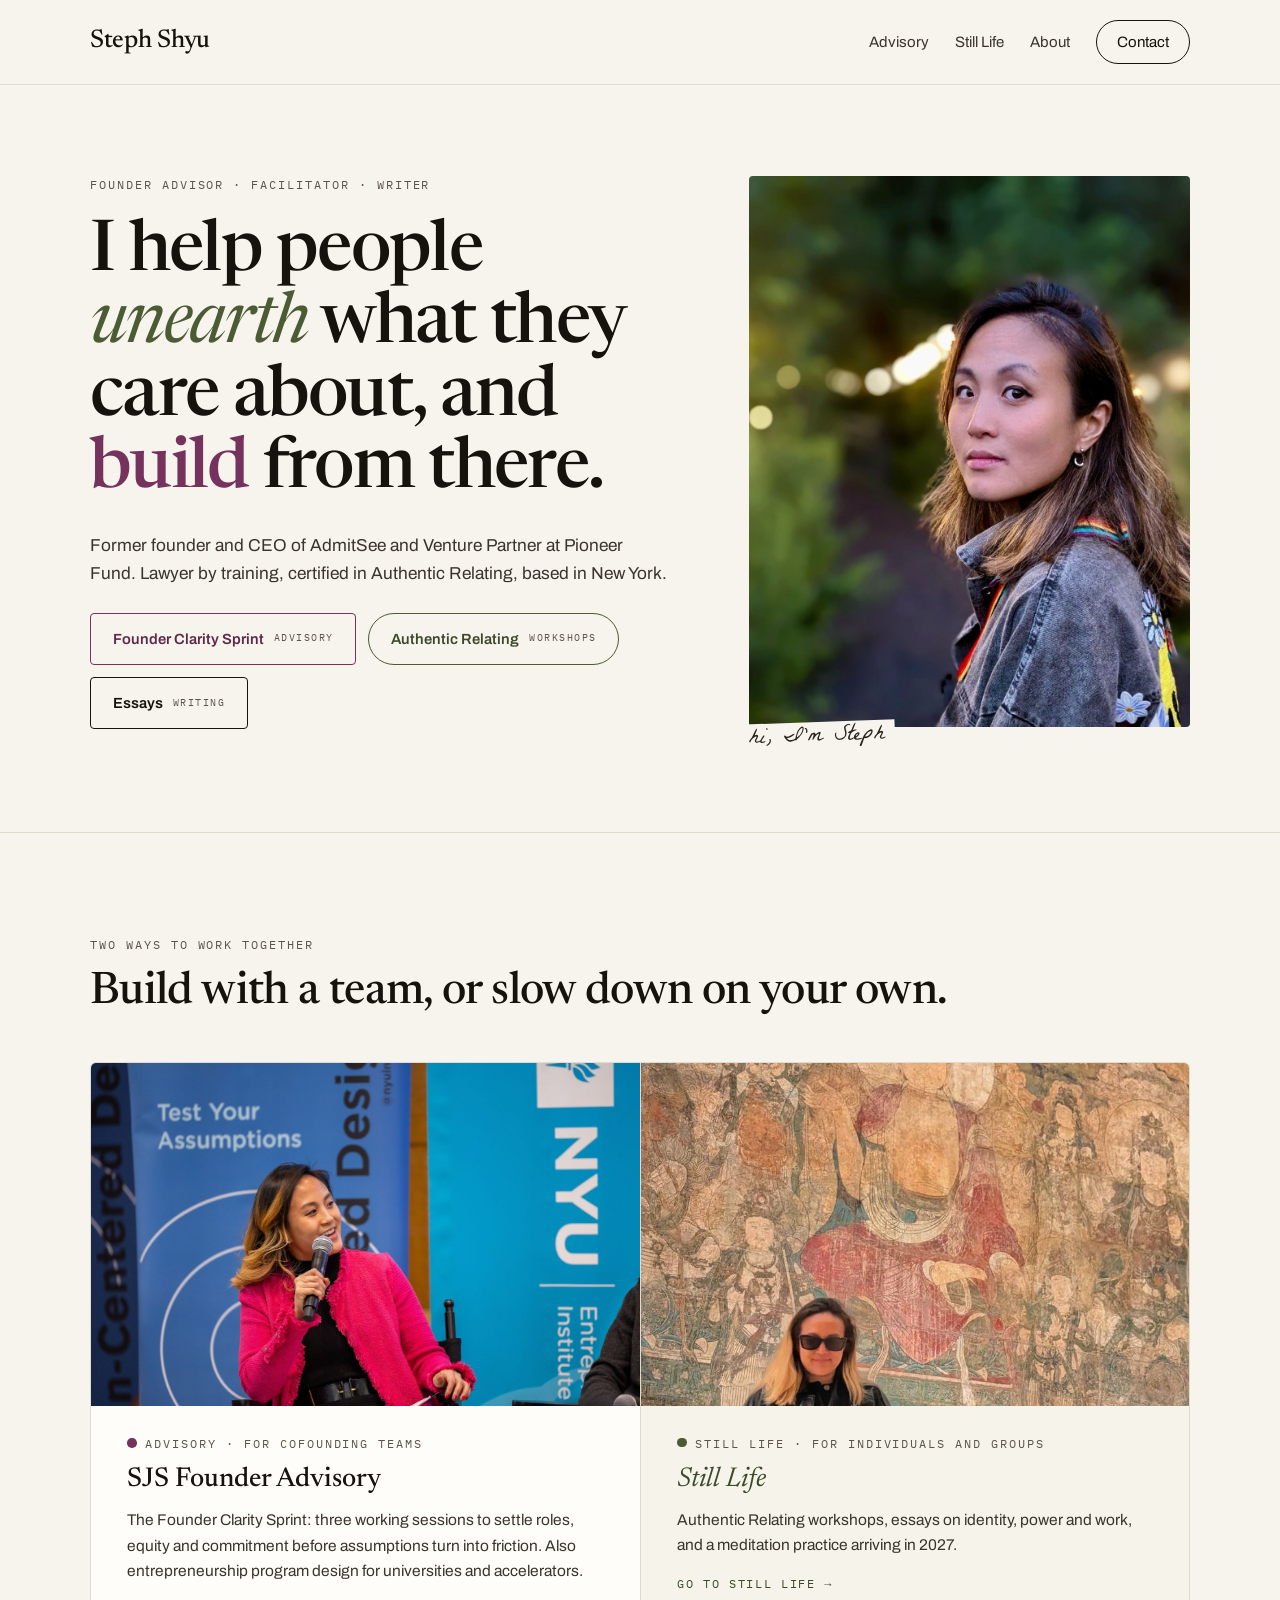
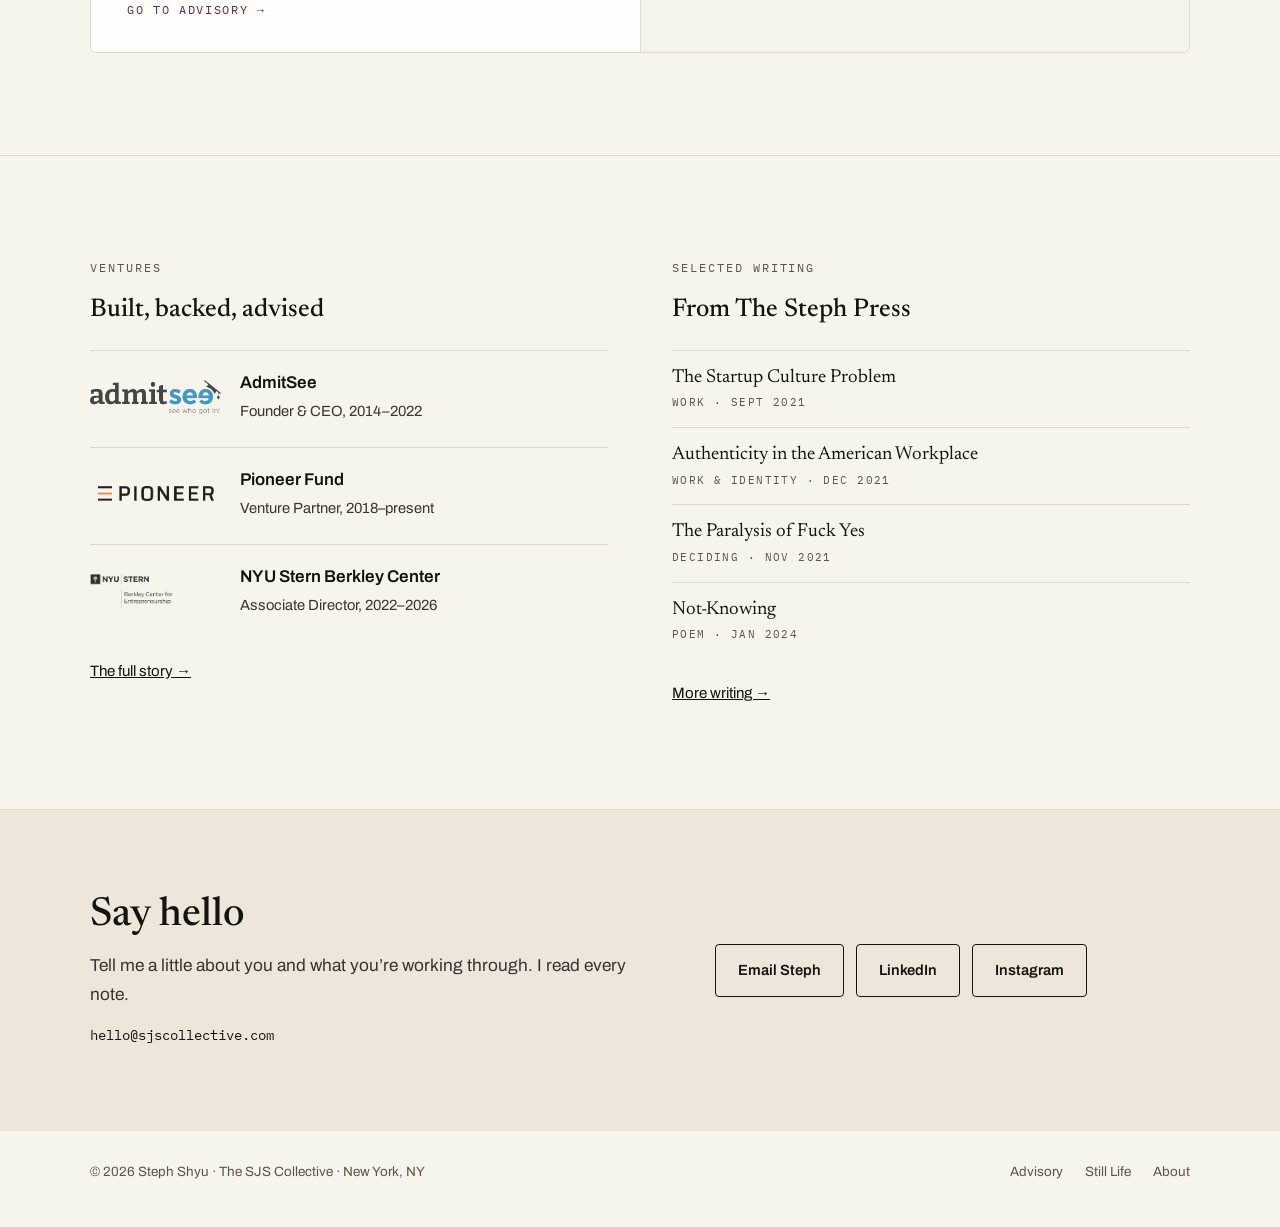
<file: index.html>
<!doctype html>
<html lang="en">
<head>
<meta charset="utf-8">
<meta name="viewport" content="width=device-width, initial-scale=1, viewport-fit=cover">
<title>Steph Shyu (Stephanie Shyu) | Founder advisor, facilitator, writer</title>
<meta name="description" content="Steph Shyu helps people unearth what they care about, and build from there. Founder advising for cofounding teams, Authentic Relating workshops, and writing.">
<link rel="canonical" href="https://applesandgrits.github.io/sjs-founder-advisory/">
<link rel="icon" href="favicon.svg" type="image/svg+xml">
<meta property="og:type" content="website">
<meta property="og:site_name" content="Steph Shyu">
<meta property="og:title" content="Steph Shyu">
<meta property="og:description" content="I help people unearth what they care about, and build from there.">
<meta property="og:url" content="https://applesandgrits.github.io/sjs-founder-advisory/">
<meta property="og:image" content="https://applesandgrits.github.io/sjs-founder-advisory/og-home.png">
<meta property="og:image:width" content="1200">
<meta property="og:image:height" content="630">
<meta name="twitter:card" content="summary_large_image">
<link rel="stylesheet" href="fonts.css">
<link rel="stylesheet" href="assets/site.css">
<script type="application/ld+json">
{"@context":"https://schema.org","@type":"Person","name":"Steph Shyu","alternateName":"Stephanie Shyu","url":"https://applesandgrits.github.io/sjs-founder-advisory/","image":"https://applesandgrits.github.io/sjs-founder-advisory/photos/steph-garden-evening.jpg","jobTitle":"Founder advisor, facilitator and writer","address":{"@type":"PostalAddress","addressLocality":"New York","addressRegion":"NY"},"sameAs":["https://www.linkedin.com/in/stephjshyu/","https://www.instagram.com/still.life.withsteph/","https://stephanieshyu.wordpress.com/","https://medium.com/@sjshyu"]}
</script>
</head>
<body class="t-hub">
<a class="skip" href="#main">Skip to content</a>

<header class="site-head">
  <div class="wrap">
    <a class="wordmark" href="./">Steph Shyu</a>
    <nav class="nav" aria-label="Main">
      <a href="advisory/">Advisory</a>
      <a href="still-life/">Still Life</a>
      <a href="about/">About</a>
      <a class="pill" href="#contact">Contact</a>
    </nav>
  </div>
</header>

<main id="main">

  <section class="hero">
    <div class="wrap">
      <div class="copy">
        <span class="label">Founder advisor &middot; Facilitator &middot; Writer</span>
        <h1>I help people <span class="u">unearth</span> what they care about, and <span class="b">build</span> from there.</h1>
        <p class="lede">Former founder and CEO of AdmitSee and Venture Partner at Pioneer Fund. Lawyer by training, certified in Authentic Relating, based in New York.</p>
        <div class="btns">
          <a class="btn plum" href="advisory/">Founder Clarity Sprint <small>Advisory</small></a>
          <a class="btn moss" href="still-life/#relating">Authentic Relating <small>Workshops</small></a>
          <a class="btn ink" href="still-life/#writing">Essays <small>Writing</small></a>
        </div>
      </div>
      <figure>
        <img src="photos/steph-garden-evening.jpg" width="1800" height="1355" alt="Steph Shyu at dusk on a garden path under string lights, looking over her shoulder." style="object-position:66% 40%" fetchpriority="high">
        <figcaption class="hand">hi, I&rsquo;m Steph</figcaption>
      </figure>
    </div>
  </section>

  <section class="sec" aria-labelledby="ways">
    <div class="wrap">
      <div class="sec-head">
        <span class="label">Two ways to work together</span>
        <h2 id="ways">Build with a team, or slow down on your own.</h2>
      </div>
      <div class="doors">
        <a class="door adv" href="advisory/">
          <img src="photos/panel-nyu.jpg" width="1400" height="933" loading="lazy" alt="Steph speaking into a microphone on a panel.">
          <div class="in">
            <span class="label"><span class="dot plum"></span>Advisory &middot; for cofounding teams</span>
            <h3>SJS Founder Advisory</h3>
            <p>The Founder Clarity Sprint: three working sessions to settle roles, equity and commitment before assumptions turn into friction. Also entrepreneurship program design for universities and accelerators.</p>
            <span class="go">Go to Advisory &rarr;</span>
          </div>
        </a>
        <a class="door still" href="still-life/">
          <img src="photos/steph-mural.jpg" width="844" height="1400" loading="lazy" alt="Steph standing in front of a large painted Buddhist mural in a museum." style="object-position:50% 38%">
          <div class="in">
            <span class="label"><span class="dot moss"></span>Still Life &middot; for individuals and groups</span>
            <h3>Still Life</h3>
            <p>Authentic Relating workshops, essays on identity, power and work, and a meditation practice arriving in 2027.</p>
            <span class="go">Go to Still Life &rarr;</span>
          </div>
        </a>
      </div>
    </div>
  </section>

  <section class="sec" aria-label="Background and writing">
    <div class="wrap split">
      <div>
        <span class="label">Ventures</span>
        <h2 style="font-size:1.6rem;margin:8px 0 14px">Built, backed, advised</h2>
        <div class="venture"><img src="logos/admitsee.png" alt="AdmitSee" loading="lazy"><div><b>AdmitSee</b><span>Founder &amp; CEO, 2014&ndash;2022</span></div></div>
        <div class="venture"><img src="logos/pioneer-fund.png" alt="Pioneer Fund" loading="lazy"><div><b>Pioneer Fund</b><span>Venture Partner, 2018&ndash;present</span></div></div>
        <div class="venture"><img src="logos/nyu-stern-berkley.png" alt="NYU Stern Berkley Center for Entrepreneurship" loading="lazy"><div><b>NYU Stern Berkley Center</b><span>Associate Director, 2022&ndash;2026</span></div></div>
        <p class="more"><a href="about/">The full story &rarr;</a></p>
      </div>
      <div>
        <span class="label">Selected writing</span>
        <h2 style="font-size:1.6rem;margin:8px 0 14px">From The Steph Press</h2>
        <ul class="essays">
          <li><a href="https://stephanieshyu.wordpress.com/2021/09/04/the-startup-culture-problem/" target="_blank" rel="noopener">The Startup Culture Problem</a><span class="m">Work &middot; Sept 2021</span></li>
          <li><a href="https://stephanieshyu.wordpress.com/2021/12/09/authenticity-in-the-american-workplace/" target="_blank" rel="noopener">Authenticity in the American Workplace</a><span class="m">Work &amp; identity &middot; Dec 2021</span></li>
          <li><a href="https://stephanieshyu.wordpress.com/2021/11/04/the-paralysis-of-fuck-yes/" target="_blank" rel="noopener">The Paralysis of Fuck Yes</a><span class="m">Deciding &middot; Nov 2021</span></li>
          <li><a href="https://stephanieshyu.wordpress.com/2024/01/01/the-not-knowing/" target="_blank" rel="noopener">Not-Knowing</a><span class="m">Poem &middot; Jan 2024</span></li>
        </ul>
        <p class="more"><a href="still-life/#writing">More writing &rarr;</a></p>
      </div>
    </div>
  </section>

</main>

<section class="contact" id="contact" aria-labelledby="contact-h">
  <div class="wrap">
    <div class="copy">
      <h2 id="contact-h">Say hello</h2>
      <p class="lede">Tell me a little about you and what you&rsquo;re working through. I read every note.</p>
      <span class="mail">hello@sjscollective.com</span>
    </div>
    <div class="btns">
      <a class="btn ink" href="mailto:hello@sjscollective.com">Email Steph</a>
      <a class="btn ink" href="https://www.linkedin.com/in/stephjshyu/" target="_blank" rel="noopener">LinkedIn</a>
      <a class="btn ink" href="https://www.instagram.com/still.life.withsteph/" target="_blank" rel="noopener">Instagram</a>
    </div>
  </div>
</section>

<footer class="site-foot">
  <div class="wrap">
    <span>&copy; 2026 Steph Shyu &middot; The SJS Collective &middot; New York, NY</span>
    <nav aria-label="Footer"><a href="advisory/">Advisory</a><a href="still-life/">Still Life</a><a href="about/">About</a></nav>
  </div>
</footer>
</body>
</html>
</file>
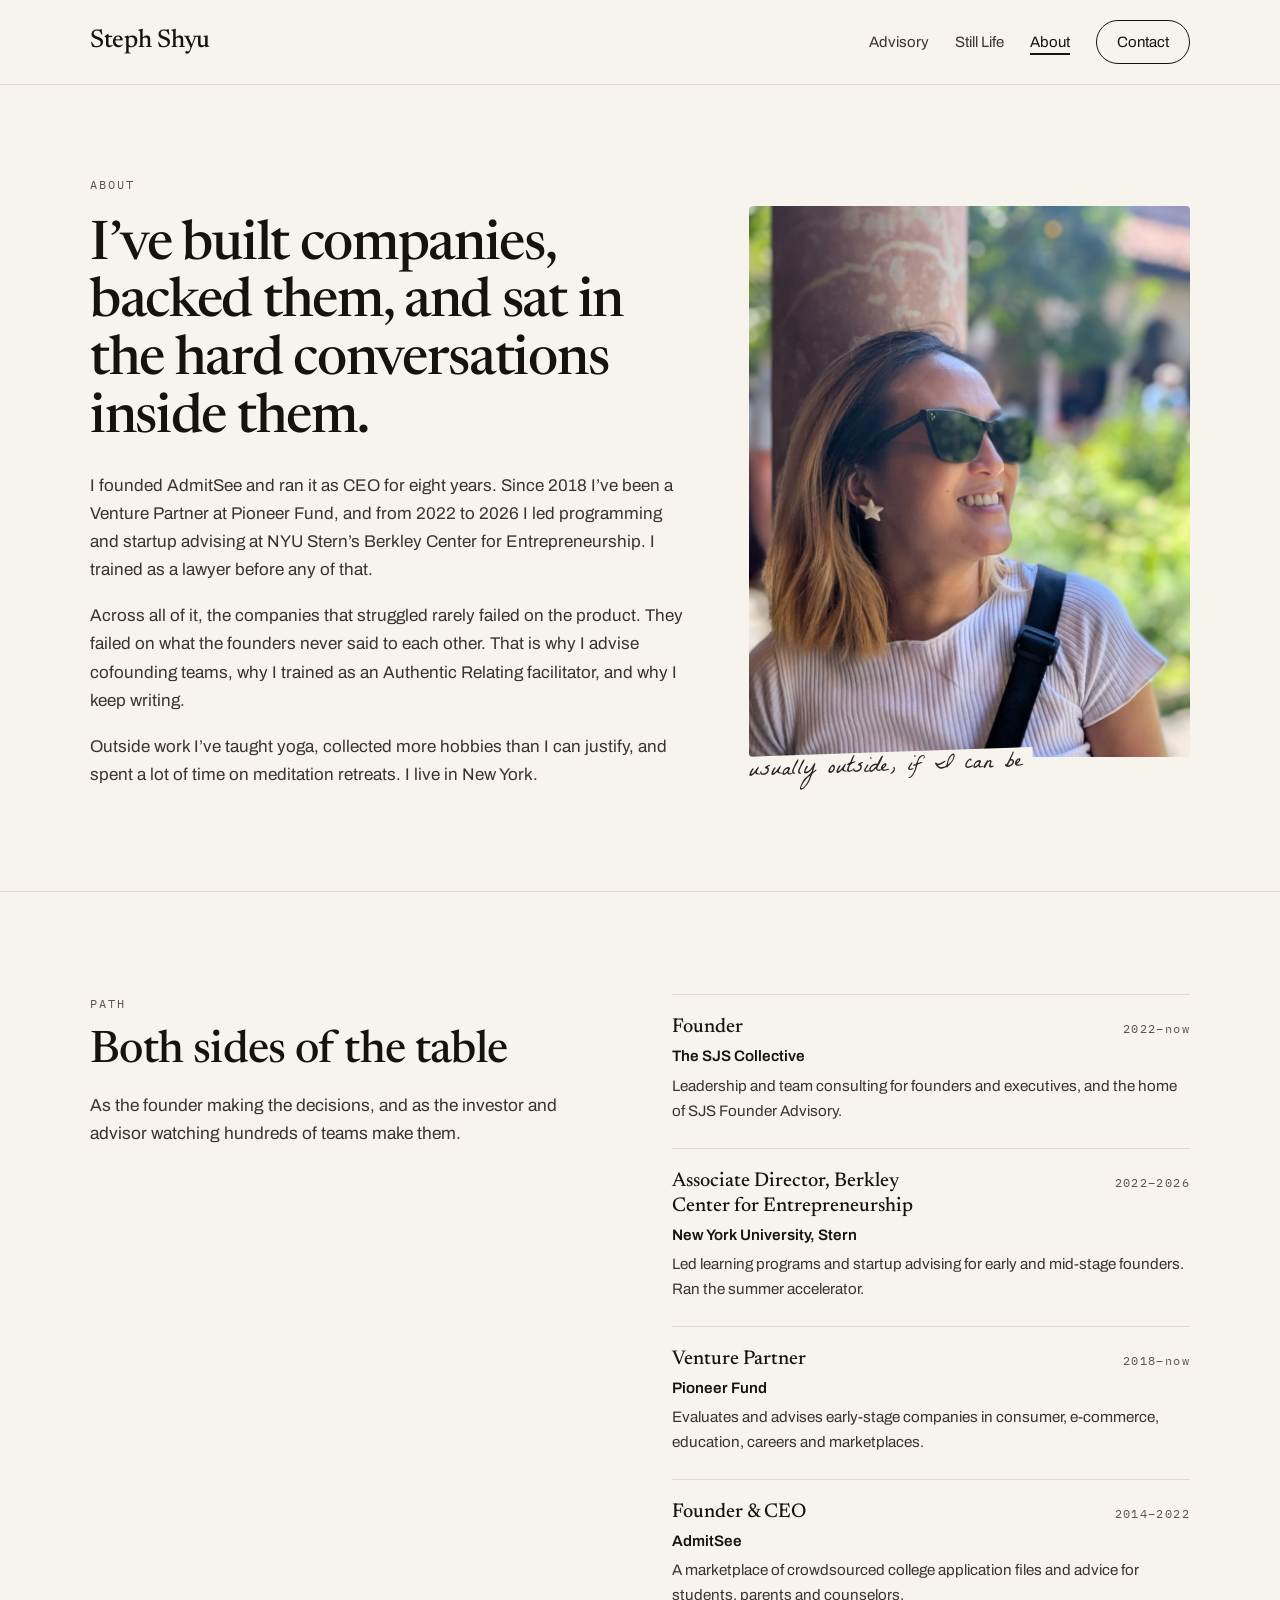
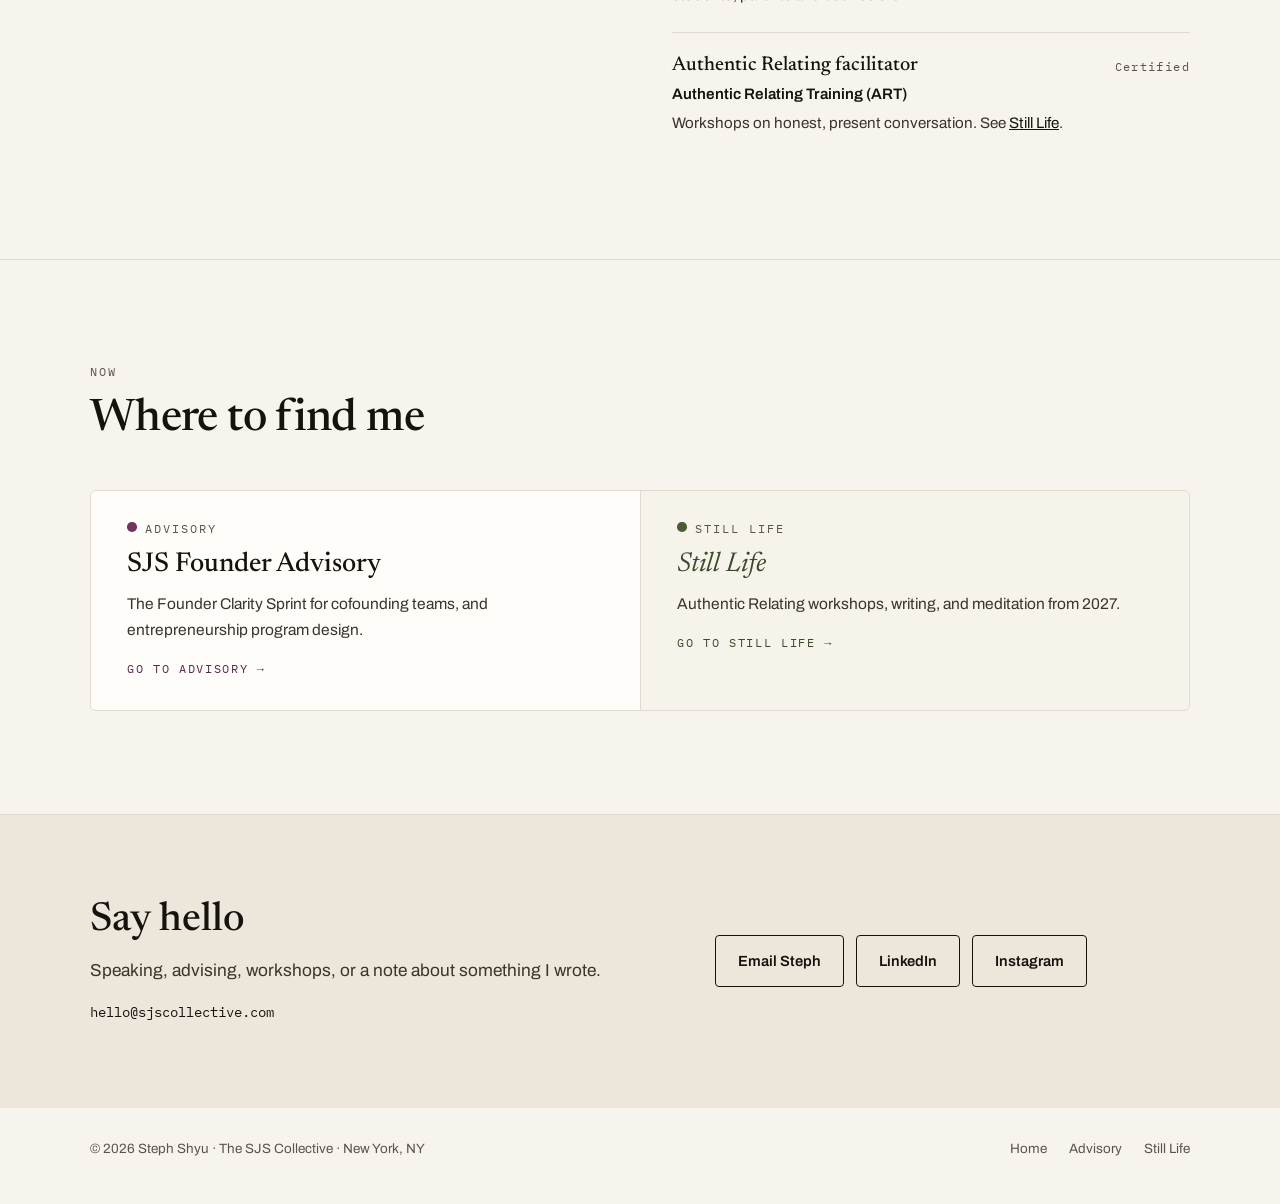
<file: about/index.html>
<!doctype html>
<html lang="en">
<head>
<meta charset="utf-8">
<meta name="viewport" content="width=device-width, initial-scale=1, viewport-fit=cover">
<title>About Steph Shyu (Stephanie Shyu)</title>
<meta name="description" content="Steph Shyu founded and ran AdmitSee, is a Venture Partner at Pioneer Fund, advises founding teams, facilitates Authentic Relating, and writes about identity, power and work.">
<link rel="canonical" href="https://applesandgrits.github.io/sjs-founder-advisory/about/">
<link rel="icon" href="../favicon.svg" type="image/svg+xml">
<meta property="og:type" content="profile">
<meta property="og:site_name" content="Steph Shyu">
<meta property="og:title" content="About Steph Shyu">
<meta property="og:description" content="Founder, venture partner, facilitator and writer in New York.">
<meta property="og:url" content="https://applesandgrits.github.io/sjs-founder-advisory/about/">
<meta property="og:image" content="https://applesandgrits.github.io/sjs-founder-advisory/og-home.png">
<meta property="og:image:width" content="1200">
<meta property="og:image:height" content="630">
<meta name="twitter:card" content="summary_large_image">
<link rel="stylesheet" href="../fonts.css">
<link rel="stylesheet" href="../assets/site.css">
</head>
<body class="t-hub">
<a class="skip" href="#main">Skip to content</a>

<header class="site-head">
  <div class="wrap">
    <a class="wordmark" href="../">Steph Shyu</a>
    <nav class="nav" aria-label="Main">
      <a href="../advisory/">Advisory</a>
      <a href="../still-life/">Still Life</a>
      <a href="./" aria-current="page">About</a>
      <a class="pill" href="#contact">Contact</a>
    </nav>
  </div>
</header>

<main id="main">

  <section class="hero">
    <div class="wrap">
      <div class="copy">
        <span class="label">About</span>
        <h1 style="font-size:clamp(2.2rem,4.4vw,3.4rem);line-height:1.06">I&rsquo;ve built companies, backed them, and sat in the hard conversations inside them.</h1>
        <div class="prose">
          <p>I founded AdmitSee and ran it as CEO for eight years. Since 2018 I&rsquo;ve been a Venture Partner at Pioneer Fund, and from 2022 to 2026 I led programming and startup advising at NYU Stern&rsquo;s Berkley Center for Entrepreneurship. I trained as a lawyer before any of that.</p>
          <p>Across all of it, the companies that struggled rarely failed on the product. They failed on what the founders never said to each other. That is why I advise cofounding teams, why I trained as an Authentic Relating facilitator, and why I keep writing.</p>
          <p>Outside work I&rsquo;ve taught yoga, collected more hobbies than I can justify, and spent a lot of time on meditation retreats. I live in New York.</p>
        </div>
      </div>
      <figure>
        <img src="../photos/steph-cloister.jpg" width="1500" height="1130" alt="Steph smiling in a sunlit cloister garden." style="object-position:38% 45%" fetchpriority="high">
        <figcaption class="hand">usually outside, if I can be</figcaption>
      </figure>
    </div>
  </section>

  <section class="sec" aria-labelledby="path-h">
    <div class="wrap split">
      <div>
        <div class="sec-head" style="margin-bottom:0">
          <span class="label">Path</span>
          <h2 id="path-h">Both sides of the table</h2>
          <p class="lede">As the founder making the decisions, and as the investor and advisor watching hundreds of teams make them.</p>
        </div>
      </div>
      <div class="roles">
        <div class="role"><h3>Founder</h3><span class="when">2022&ndash;now</span><span class="org">The SJS Collective</span><p>Leadership and team consulting for founders and executives, and the home of SJS Founder Advisory.</p></div>
        <div class="role"><h3>Associate Director, Berkley Center for Entrepreneurship</h3><span class="when">2022&ndash;2026</span><span class="org">New York University, Stern</span><p>Led learning programs and startup advising for early and mid-stage founders. Ran the summer accelerator.</p></div>
        <div class="role"><h3>Venture Partner</h3><span class="when">2018&ndash;now</span><span class="org">Pioneer Fund</span><p>Evaluates and advises early-stage companies in consumer, e-commerce, education, careers and marketplaces.</p></div>
        <div class="role"><h3>Founder &amp; CEO</h3><span class="when">2014&ndash;2022</span><span class="org">AdmitSee</span><p>A marketplace of crowdsourced college application files and advice for students, parents and counselors.</p></div>
        <div class="role"><h3>Authentic Relating facilitator</h3><span class="when">Certified</span><span class="org">Authentic Relating Training (ART)</span><p>Workshops on honest, present conversation. See <a href="../still-life/#relating">Still Life</a>.</p></div>
      </div>
    </div>
  </section>

  <section class="sec" aria-labelledby="now-h">
    <div class="wrap">
      <div class="sec-head"><span class="label">Now</span><h2 id="now-h">Where to find me</h2></div>
      <div class="doors">
        <a class="door adv" href="../advisory/">
          <div class="in">
            <span class="label"><span class="dot plum"></span>Advisory</span>
            <h3>SJS Founder Advisory</h3>
            <p>The Founder Clarity Sprint for cofounding teams, and entrepreneurship program design.</p>
            <span class="go">Go to Advisory &rarr;</span>
          </div>
        </a>
        <a class="door still" href="../still-life/">
          <div class="in">
            <span class="label"><span class="dot moss"></span>Still Life</span>
            <h3>Still Life</h3>
            <p>Authentic Relating workshops, writing, and meditation from 2027.</p>
            <span class="go">Go to Still Life &rarr;</span>
          </div>
        </a>
      </div>
    </div>
  </section>

</main>

<section class="contact" id="contact" aria-labelledby="contact-h">
  <div class="wrap">
    <div class="copy">
      <h2 id="contact-h">Say hello</h2>
      <p class="lede">Speaking, advising, workshops, or a note about something I wrote.</p>
      <span class="mail">hello@sjscollective.com</span>
    </div>
    <div class="btns">
      <a class="btn ink" href="mailto:hello@sjscollective.com">Email Steph</a>
      <a class="btn ink" href="https://www.linkedin.com/in/stephjshyu/" target="_blank" rel="noopener">LinkedIn</a>
      <a class="btn ink" href="https://www.instagram.com/still.life.withsteph/" target="_blank" rel="noopener">Instagram</a>
    </div>
  </div>
</section>

<footer class="site-foot">
  <div class="wrap">
    <span>&copy; 2026 Steph Shyu &middot; The SJS Collective &middot; New York, NY</span>
    <nav aria-label="Footer"><a href="../">Home</a><a href="../advisory/">Advisory</a><a href="../still-life/">Still Life</a></nav>
  </div>
</footer>
</body>
</html>
</file>
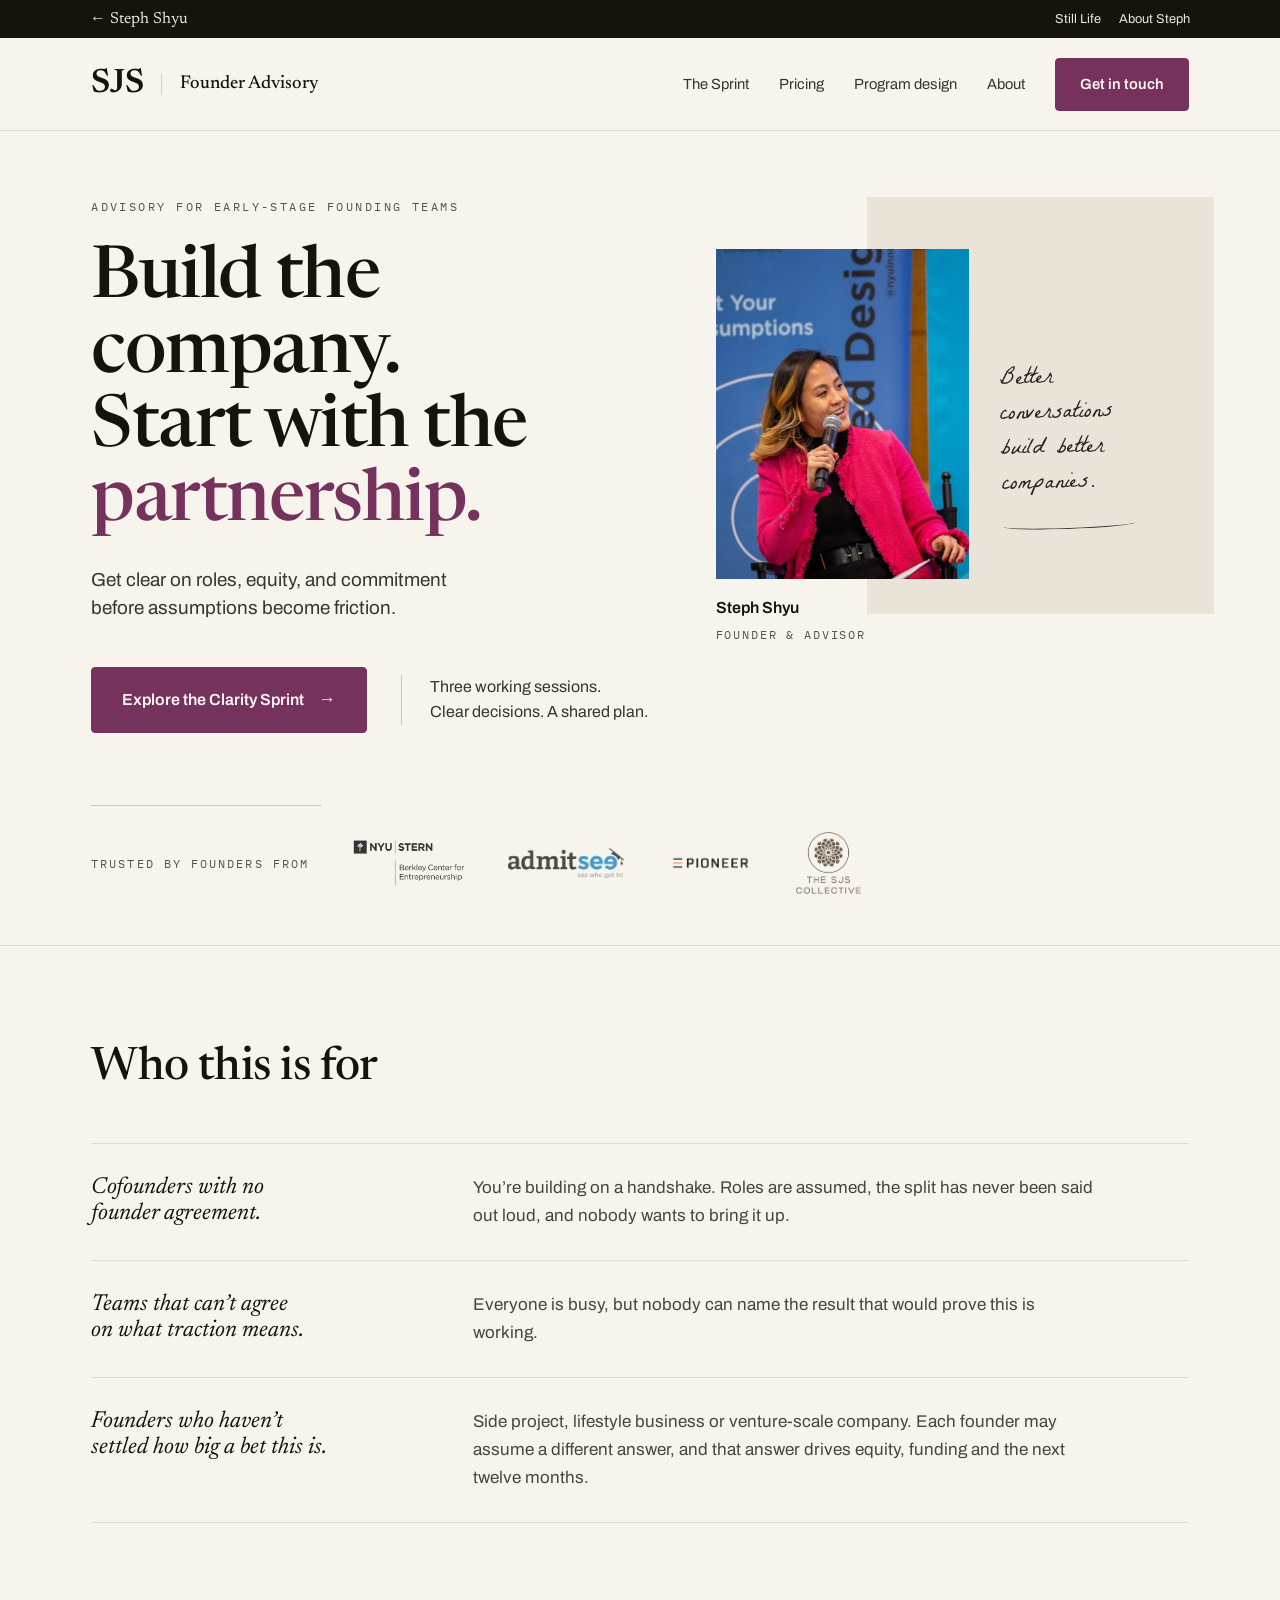
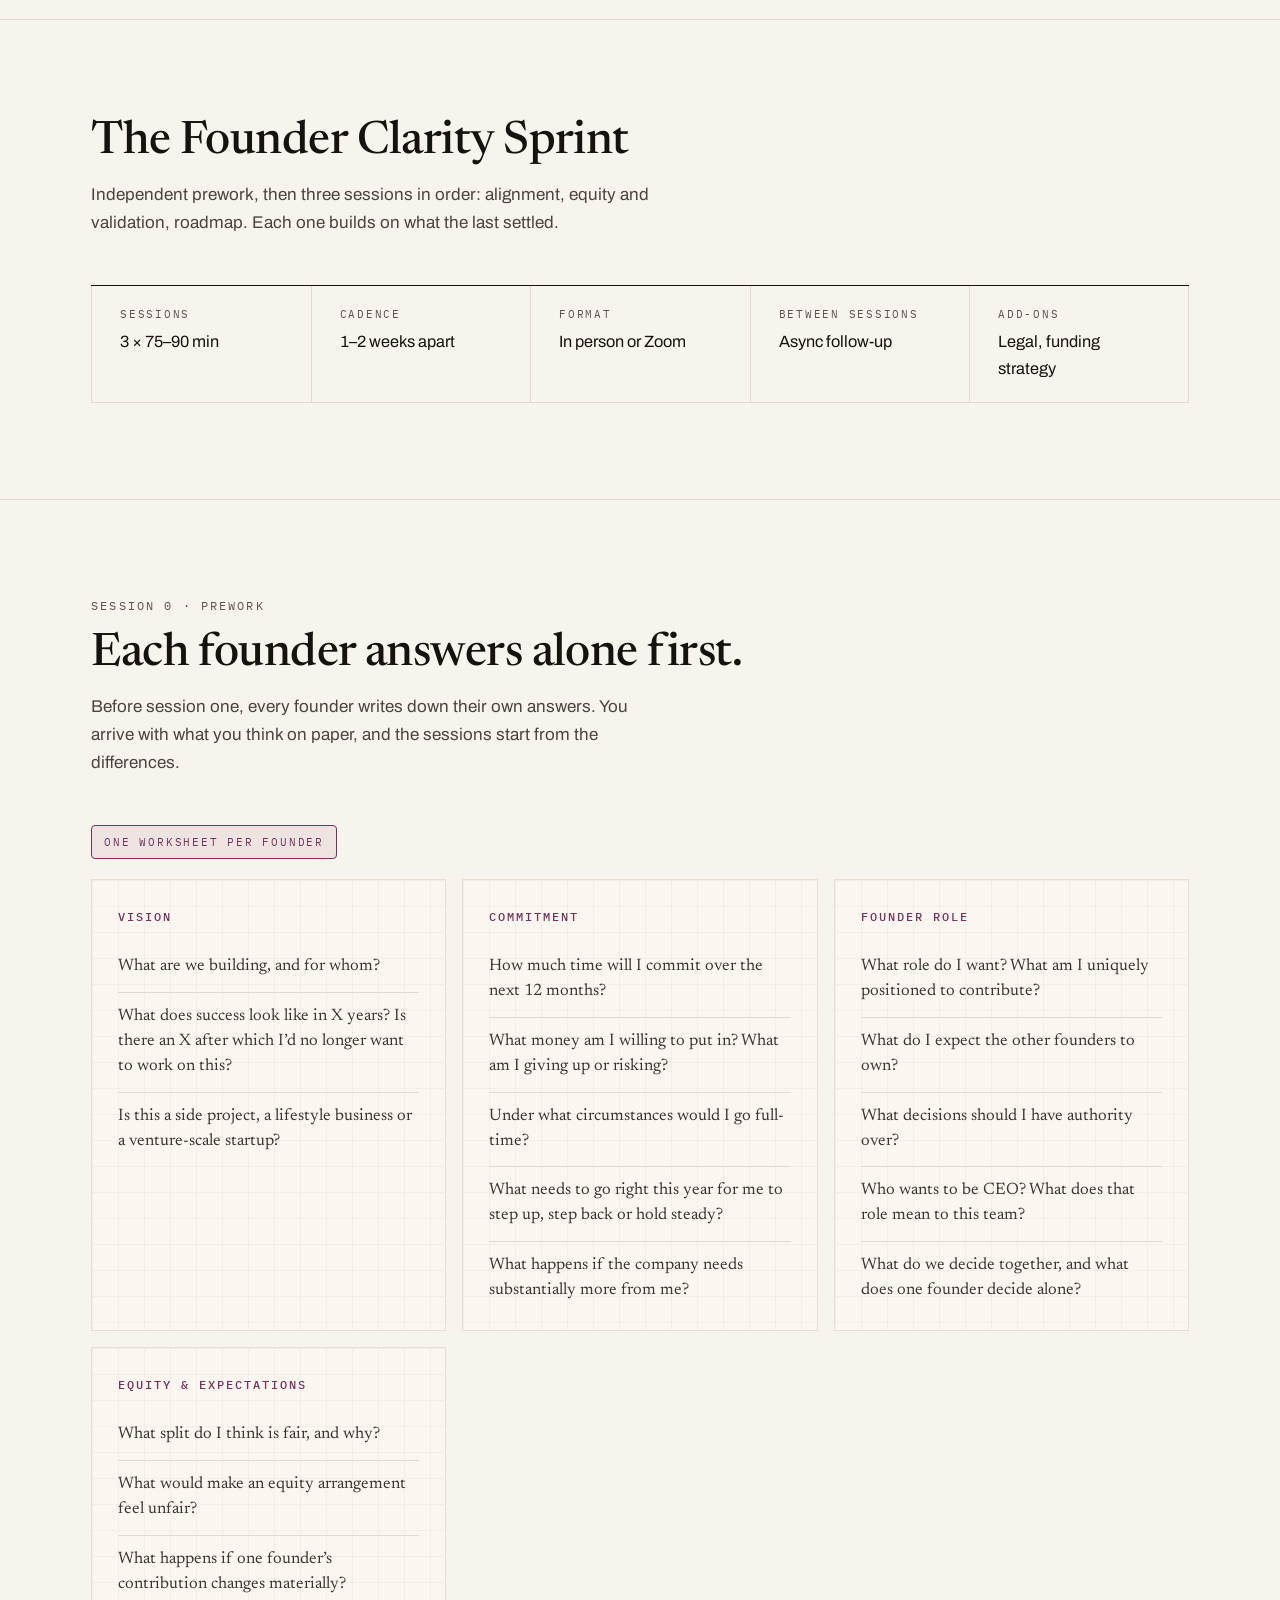
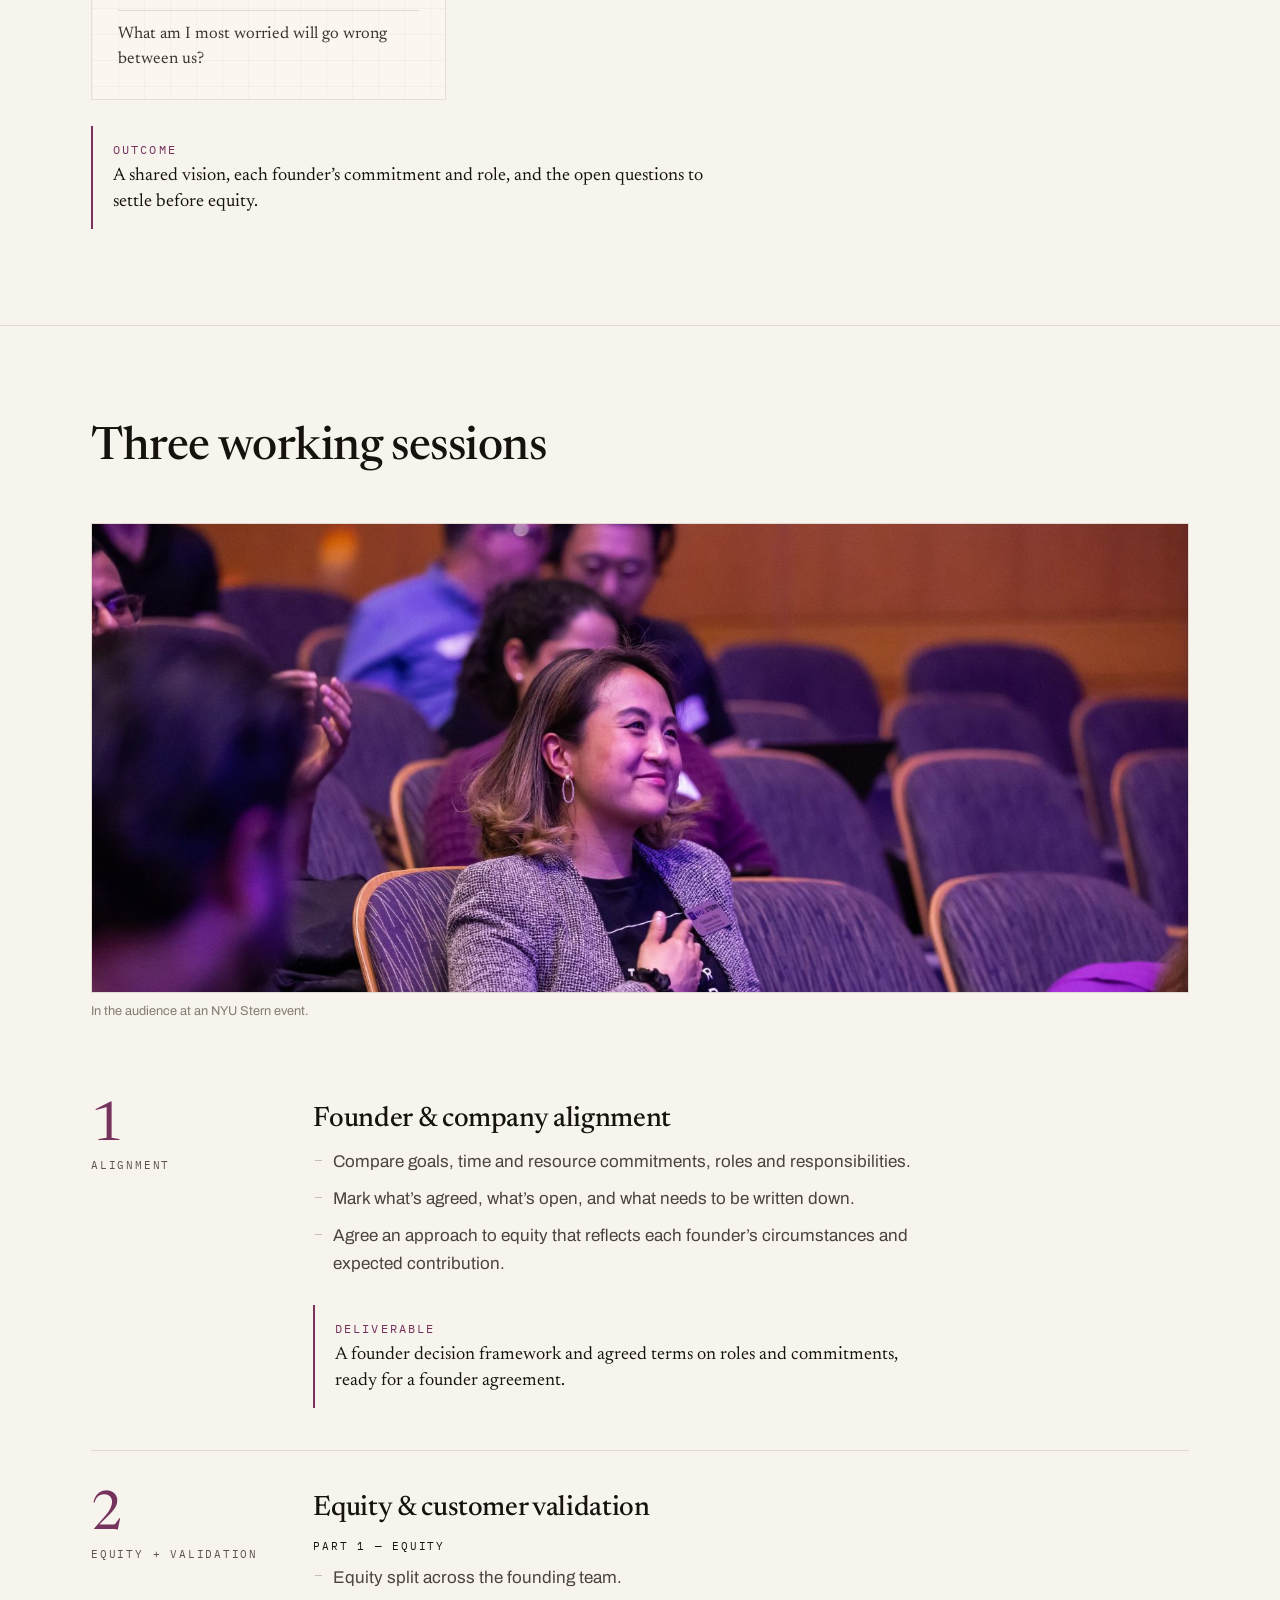
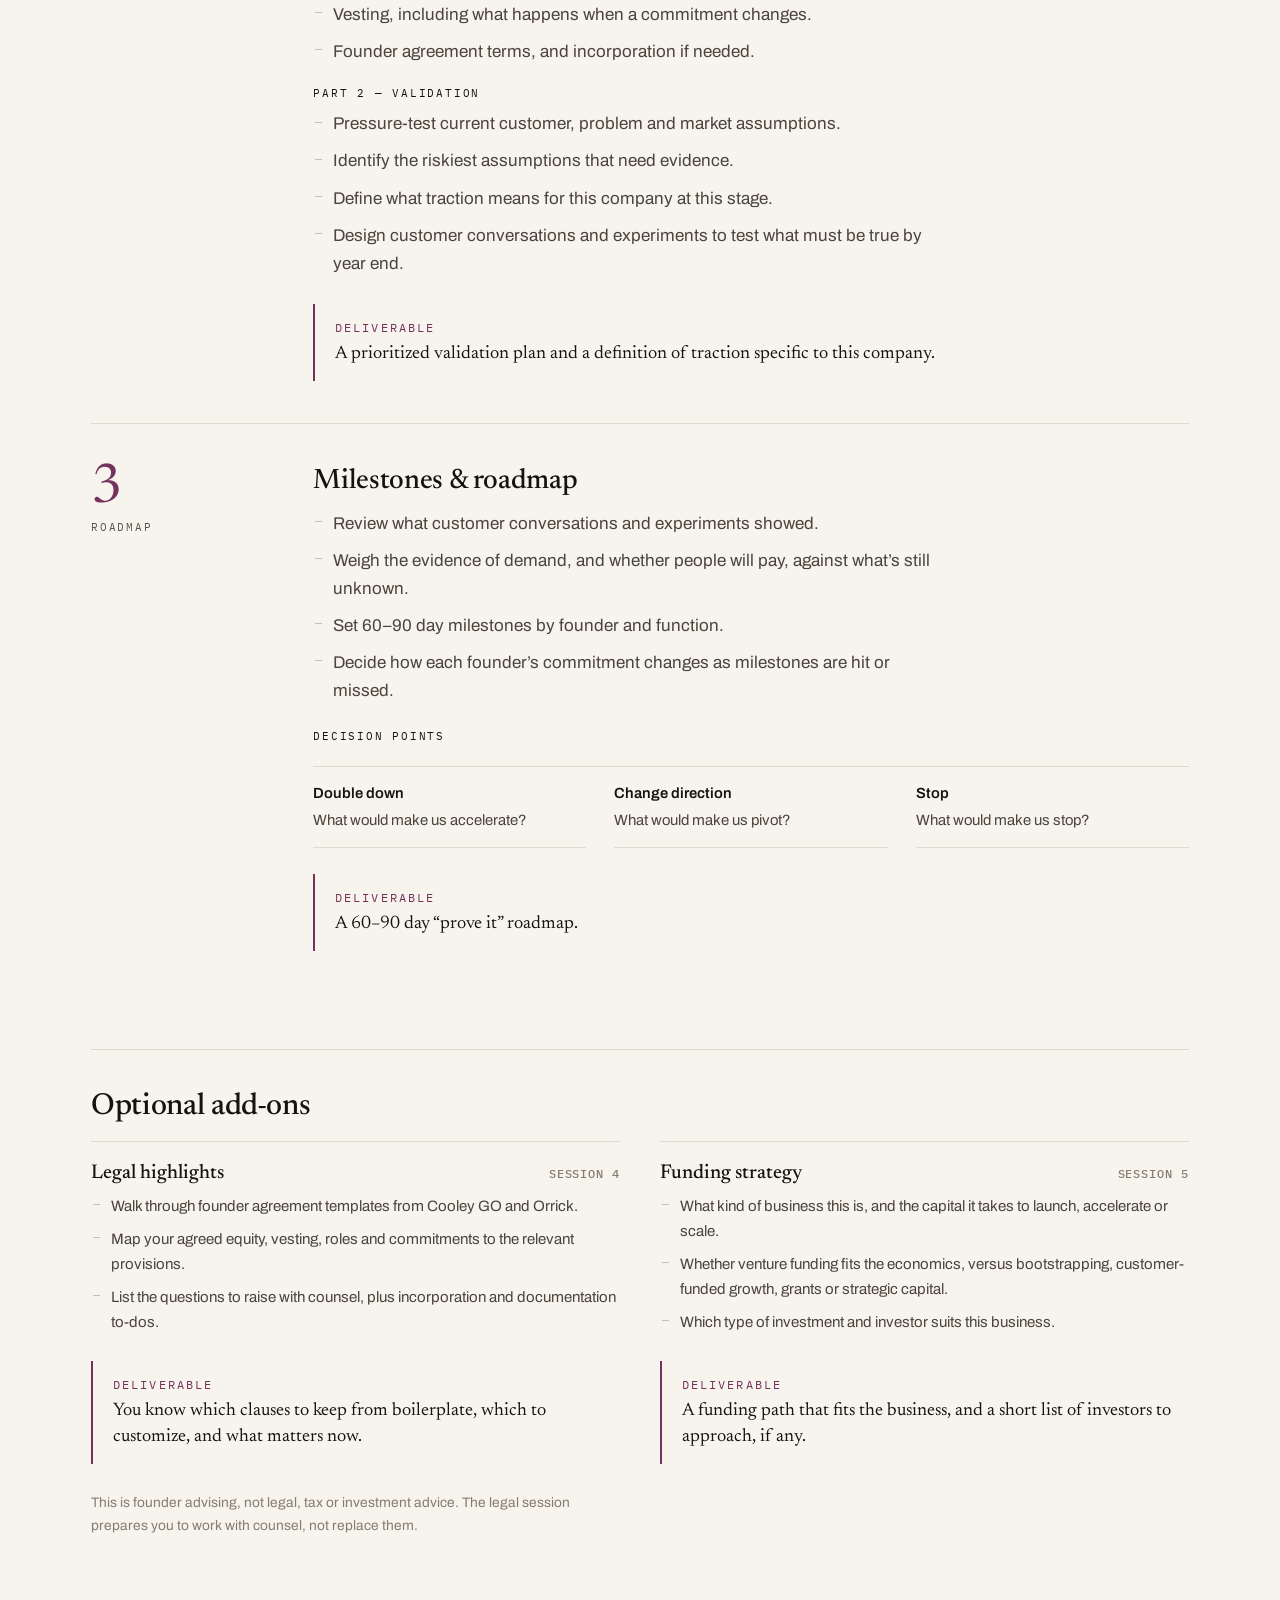
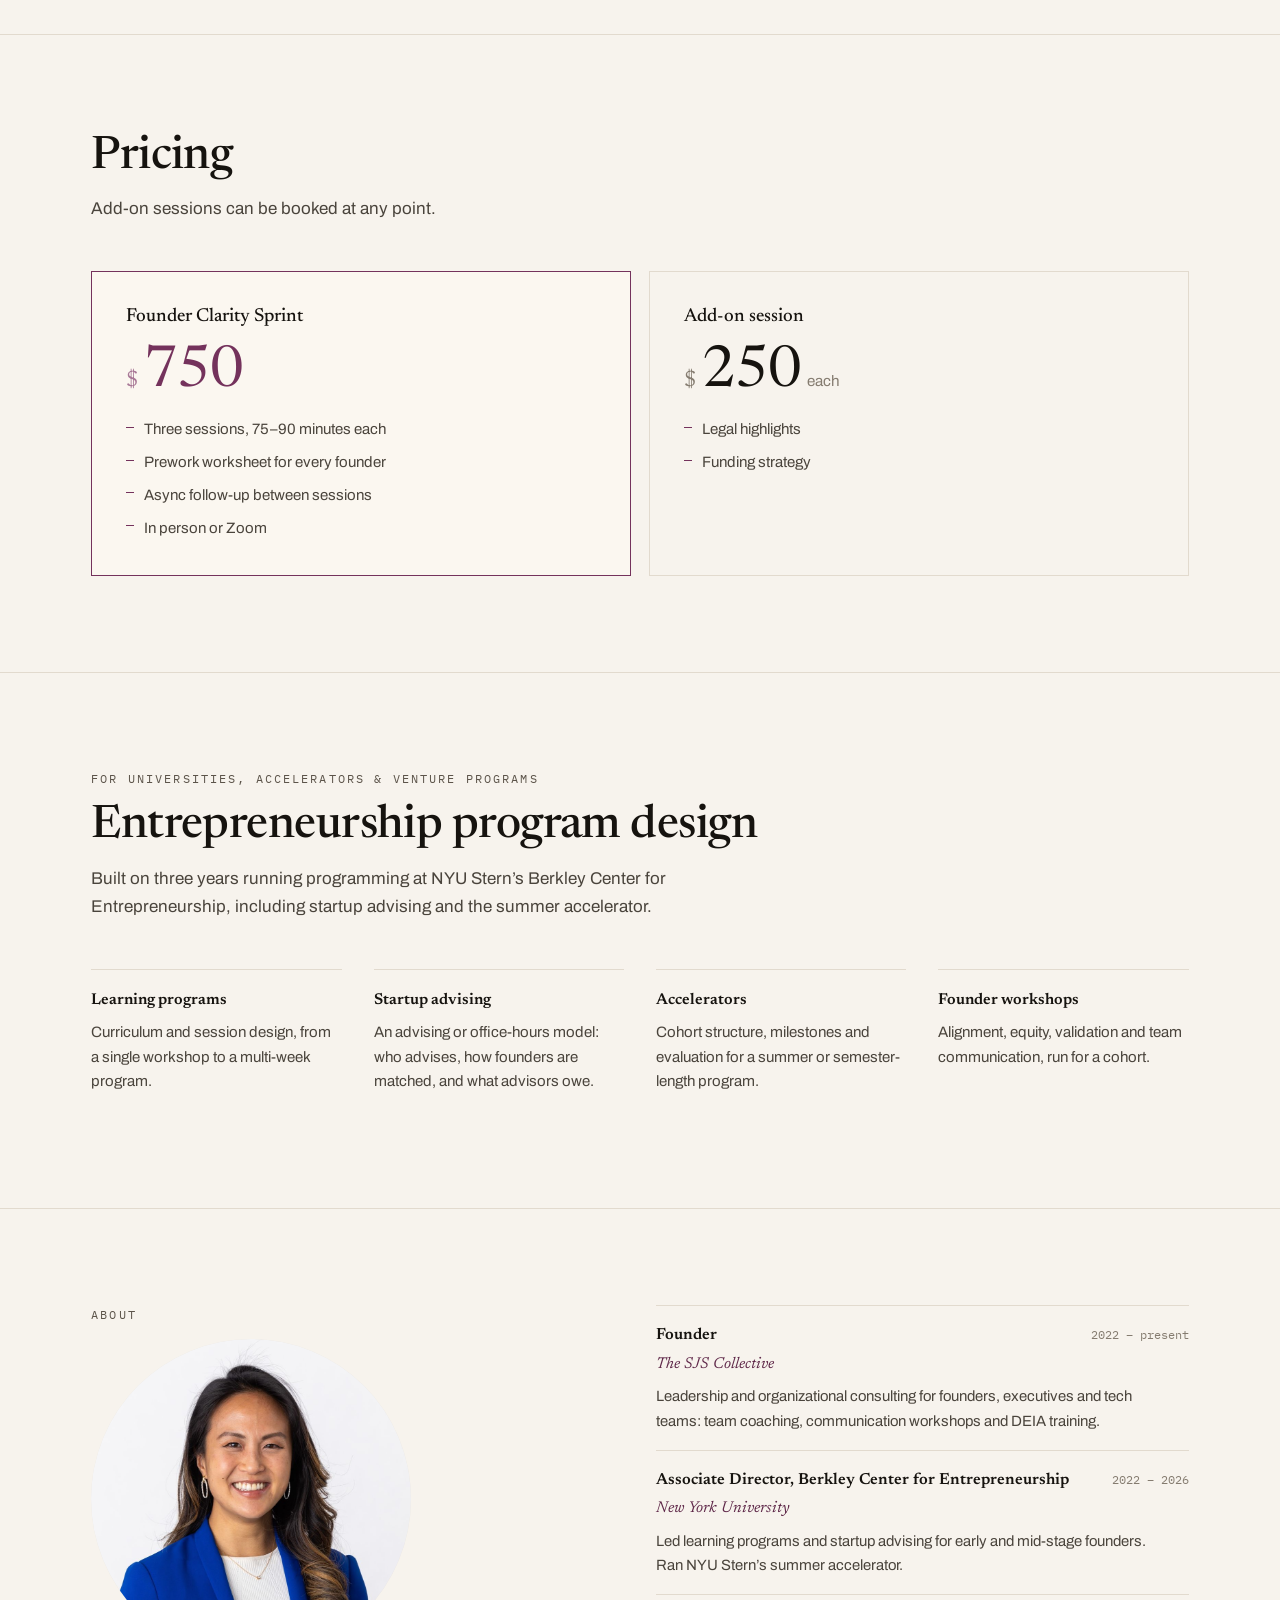
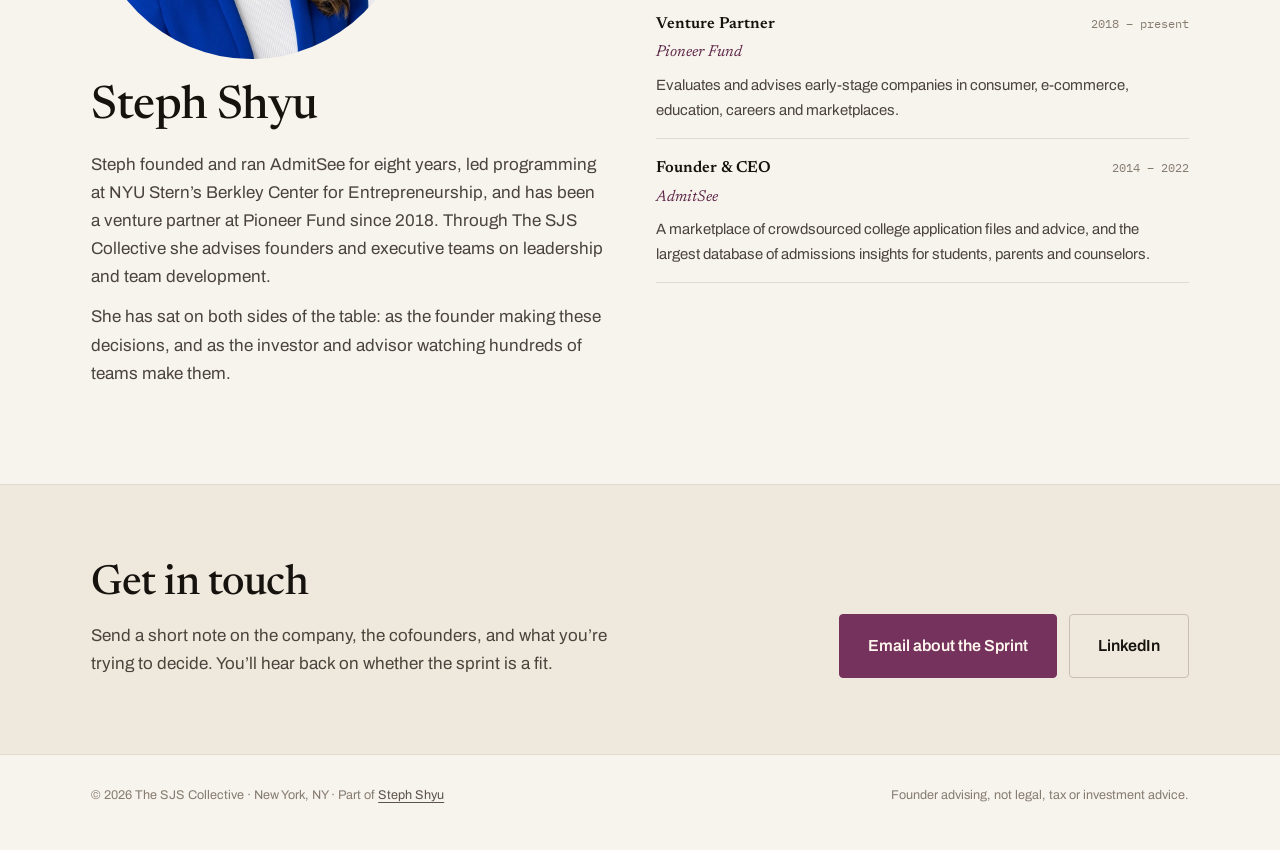
<file: advisory/index.html>
<!DOCTYPE html>
<html lang="en">
<head>
<meta charset="utf-8">
<meta name="viewport" content="width=device-width, initial-scale=1">
<title>SJS Founder Advisory | Steph Shyu (Stephanie Shyu)</title>
<meta name="description" content="Advisory for early-stage founding teams. Three working sessions to get clear on roles, equity and commitment before assumptions become friction.">
<link rel="icon" href="../favicon.svg" type="image/svg+xml">
<link rel="canonical" href="https://applesandgrits.github.io/sjs-founder-advisory/advisory/">
<meta name="theme-color" content="#F7F3ED">
<meta property="og:type" content="website">
<meta property="og:site_name" content="SJS Founder Advisory">
<meta property="og:title" content="SJS Founder Advisory | Steph Shyu">
<meta property="og:description" content="Advisory for early-stage founding teams. Three working sessions to get clear on roles, equity and commitment before assumptions become friction.">
<meta property="og:url" content="https://applesandgrits.github.io/sjs-founder-advisory/advisory/">
<meta property="og:image" content="https://applesandgrits.github.io/sjs-founder-advisory/og.png">
<meta property="og:image:width" content="1200">
<meta property="og:image:height" content="630">
<meta name="twitter:card" content="summary_large_image">
<link rel="stylesheet" href="../fonts.css">
<link rel="stylesheet" href="../assets/site.css">
<link rel="preconnect" href="https://fonts.gstatic.com" crossorigin>
<style>
*{box-sizing:border-box}
body{margin:0;background:#F7F3ED;color:#16130F;font-family:"Archivo","Helvetica Neue",Arial,sans-serif;font-size:17px;line-height:1.65;-webkit-font-smoothing:antialiased;color-scheme:light}
html{scroll-behavior:smooth}
a{color:#5F2849;text-decoration-thickness:1px;text-underline-offset:3px}
a:hover{color:#16130F}
:focus-visible{outline:2px solid #74325C;outline-offset:3px;border-radius:2px}
img{max-width:100%}
.x1:hover{color:#74325C !important}
.x2:hover{background:#5F2849 !important;border-color:#5F2849 !important;color:#FFF6EE !important}
.x3::before{content:'';position:absolute;left:2px;top:.66em;width:7px;height:1px;background:#C9BFB0}
.x4::before{content:'';position:absolute;left:0;top:.62em;width:8px;height:1px;background:#74325C}
.x5:hover{background:#5F2849 !important;border-color:#5F2849 !important;color:#FFF8EC !important}
.x6:hover{background:#FFFCF7 !important;border-color:#16130F !important}
</style>
</head>
<body class="t-advisory">
<div class="family-bar">
  <div class="wrap">
    <a class="fam" href="../">&larr; Steph Shyu</a>
    <nav aria-label="Steph Shyu sites"><a href="../still-life/">Still Life</a><a href="../about/">About Steph</a></nav>
  </div>
</div>
<header style="position:sticky;top:0;z-index:20;background:#F7F3ED;border-bottom:1px solid #E2DACE">
  <div style="width:clamp(320px,92vw,1180px);margin-inline:auto;padding-inline:clamp(18px,4vw,40px);display:flex;align-items:center;justify-content:space-between;gap:20px;min-height:92px;flex-wrap:wrap">
    <a href="#top" style="display:flex;align-items:center;gap:18px;color:#16130F;text-decoration:none">
      <span style="font-family:'Newsreader',Georgia,serif;font-weight:600;font-size:2.1rem;letter-spacing:-.01em;line-height:1">SJS</span>
      <span style="width:1px;align-self:stretch;background:#D6CCBE;margin:6px 0"></span>
      <span style="display:flex;flex-direction:column;line-height:1.2;white-space:nowrap">
        <span style="font-family:'Newsreader',Georgia,serif;font-size:1.16rem;font-weight:500">Founder Advisory</span>
      </span>
    </a>
    <nav style="display:flex;align-items:center;gap:30px;flex-wrap:wrap">
      <a href="#sprint" style="font-size:.92rem;color:#3A342D;text-decoration:none;white-space:nowrap" class="x1">The Sprint</a>
      <a href="#pricing" style="font-size:.92rem;color:#3A342D;text-decoration:none;white-space:nowrap" class="x1">Pricing</a>
      <a href="#programs" style="font-size:.92rem;color:#3A342D;text-decoration:none;white-space:nowrap" class="x1">Program design</a>
      <a href="#about" style="font-size:.92rem;color:#3A342D;text-decoration:none;white-space:nowrap" class="x1">About</a>
      <a href="#contact" style="display:inline-flex;align-items:center;font-size:.92rem;font-weight:600;padding:13px 24px;border-radius:4px;text-decoration:none;white-space:nowrap;background:#74325C;color:#FFF6EE;border:1px solid #74325C;transition:background .15s ease,border-color .15s ease" class="x2">Get in touch</a>
    </nav>
  </div>
</header>

<main id="top">

  <div style="width:clamp(320px,92vw,1180px);margin-inline:auto;padding-inline:clamp(18px,4vw,40px);padding-top:clamp(40px,5.5vw,66px);padding-bottom:clamp(34px,4vw,52px)">
    <div style="display:flex;flex-wrap:wrap;gap:clamp(28px,4vw,56px);align-items:flex-start">
      <div style="flex:1 1 520px;min-width:0">
        <p style="margin:0 0 26px;font-family:'IBM Plex Mono',ui-monospace,Menlo,monospace;font-size:.76rem;letter-spacing:.2em;text-transform:uppercase;color:#5C544A">Advisory for early-stage founding teams</p>
        <h1 style="margin:0;font-family:'Newsreader',Georgia,serif;font-weight:500;letter-spacing:-.02em;font-size:clamp(2.6rem,6vw,4.5rem);line-height:1.03;max-width:14ch">Build the company. Start with the <span style="color:#74325C">partnership.</span></h1>
        <p style="margin:26px 0 0;max-width:36ch;font-size:1.18rem;line-height:1.5;color:#3A342D">Get clear on roles, equity, and commitment before assumptions become friction.</p>
        <div style="display:flex;flex-wrap:wrap;gap:clamp(18px,3vw,34px);margin-top:clamp(30px,4vw,44px);align-items:center">
          <a href="#sprint" style="display:inline-flex;align-items:center;gap:14px;white-space:nowrap;font-size:1rem;font-weight:600;padding:19px 30px;border-radius:4px;text-decoration:none;background:#74325C;color:#FFF6EE;border:1px solid #74325C;transition:background .15s ease,border-color .15s ease" class="x2">Explore the Clarity Sprint <span style="font-size:1.1rem;line-height:1">&rarr;</span></a>
          <div style="display:flex;align-items:stretch;gap:clamp(16px,2.4vw,28px)">
            <span style="width:1px;background:#D8B9CB"></span>
            <p style="margin:0;font-size:1rem;line-height:1.55;color:#3A342D">Three working sessions.<br>Clear decisions. A shared plan.</p>
          </div>
        </div>
      </div>

      <div style="flex:1 1 420px;min-width:300px;position:relative;padding-top:clamp(0px,1.5vw,18px)">
        <div style="position:absolute;left:32%;right:clamp(-40px,-2vw,0px);top:0;bottom:14%;background:#EAE3D7"></div>
        <div style="position:relative;display:flex;flex-wrap:wrap;gap:clamp(16px,2.5vw,30px);align-items:flex-start;padding:clamp(20px,3vw,34px) 0 clamp(24px,3vw,38px)">
          <figure style="margin:0;flex:1 1 240px;max-width:330px;min-width:0;display:grid;gap:16px">
            <img src="../photos/panel-nyu.jpg" width="1400" height="933" decoding="async" alt="Steph Shyu speaking into a microphone on a panel." style="display:block;width:100%;height:auto;aspect-ratio:3/3.9;object-fit:cover;object-position:38% 34%;background:#EDE6DB">
            <figcaption style="display:grid;gap:4px">
              <span style="font-size:1rem;font-weight:600;color:#16130F">Steph Shyu</span>
              <span style="font-family:'IBM Plex Mono',ui-monospace,Menlo,monospace;font-size:.72rem;letter-spacing:.16em;text-transform:uppercase;color:#5C544A">Founder &amp; Advisor</span>
            </figcaption>
          </figure>
          <div style="flex:0 1 190px;min-width:150px;align-self:center">
            <p style="margin:0;max-width:15ch;font-family:'La Belle Aurore',ui-rounded,cursive;font-size-adjust:ex-height .46;font-size:1.15rem;line-height:1.9;color:#2A241E;transform:rotate(-1.5deg);transform-origin:left top">Better conversations build better companies.</p>
            <div style="width:132px;height:9px;margin:16px 0 0 4px;border-bottom:1.5px solid #3A342D;border-radius:0 0 50% 50%;transform:rotate(-2deg)"></div>
          </div>
        </div>
      </div>
    </div>

    <div style="margin-top:clamp(40px,6vw,72px)">
      <div style="width:230px;height:1px;background:#D8B9CB"></div>
      <div style="display:flex;flex-wrap:wrap;gap:18px clamp(24px,3.4vw,46px);align-items:center;padding-top:26px">
        <span style="font-family:'IBM Plex Mono',ui-monospace,Menlo,monospace;font-size:.72rem;letter-spacing:.18em;text-transform:uppercase;color:#5C544A">Trusted by founders from</span>
        <img src="../logos/nyu-stern-berkley.png" alt="NYU Stern Berkley Center for Entrepreneurship" style="height:46px;width:auto;display:block;opacity:.86">
        <img src="../logos/admitsee.png" alt="AdmitSee" style="height:30px;width:auto;display:block;opacity:.86">
        <img src="../logos/pioneer-fund.png" alt="Pioneer Fund" style="height:20px;width:auto;display:block;opacity:.86">
        <img src="../logos/sjs-collective.png" alt="The SJS Collective" style="height:62px;width:auto;display:block;opacity:.88">
      </div>
    </div>
  </div>

  <section id="fit" style="padding:clamp(60px,7.5vw,104px) 0;border-top:1px solid #E2DACE">
    <div style="width:clamp(320px,92vw,1180px);margin-inline:auto;padding-inline:clamp(18px,4vw,40px)">
      <div style="margin-bottom:clamp(30px,4.5vw,48px)">
        <h2 style="margin:0;font-family:'Newsreader',Georgia,serif;font-weight:500;line-height:1.14;letter-spacing:-.012em;font-size:clamp(1.9rem,3.6vw,2.9rem)">Who this is for</h2>
      </div>
      <div style="border-top:1px solid #E2DACE">
        <div style="display:flex;flex-wrap:wrap;gap:8px 44px;align-items:baseline;padding:30px 0;border-bottom:1px solid #E2DACE">
          <h3 style="margin:0;flex:0 1 26ch;font-family:'Newsreader',Georgia,serif;font-size:1.45rem;font-style:italic;font-weight:400;line-height:1.14">Cofounders with no founder agreement.</h3>
          <p style="margin:0;flex:1 1 320px;color:#4A443C;max-width:62ch">You&rsquo;re building on a handshake. Roles are assumed, the split has never been said out loud, and nobody wants to bring it up.</p>
        </div>
        <div style="display:flex;flex-wrap:wrap;gap:8px 44px;align-items:baseline;padding:30px 0;border-bottom:1px solid #E2DACE">
          <h3 style="margin:0;flex:0 1 26ch;font-family:'Newsreader',Georgia,serif;font-size:1.45rem;font-style:italic;font-weight:400;line-height:1.14">Teams that can&rsquo;t agree on what traction means.</h3>
          <p style="margin:0;flex:1 1 320px;color:#4A443C;max-width:62ch">Everyone is busy, but nobody can name the result that would prove this is working.</p>
        </div>
        <div style="display:flex;flex-wrap:wrap;gap:8px 44px;align-items:baseline;padding:30px 0;border-bottom:1px solid #E2DACE">
          <h3 style="margin:0;flex:0 1 26ch;font-family:'Newsreader',Georgia,serif;font-size:1.45rem;font-style:italic;font-weight:400;line-height:1.14">Founders who haven&rsquo;t settled how big a bet this is.</h3>
          <p style="margin:0;flex:1 1 320px;color:#4A443C;max-width:62ch">Side project, lifestyle business or venture-scale company. Each founder may assume a different answer, and that answer drives equity, funding and the next twelve months.</p>
        </div>
      </div>
    </div>
  </section>

  <section id="sprint" style="padding:clamp(60px,7.5vw,104px) 0;border-top:1px solid #E2DACE">
    <div style="width:clamp(320px,92vw,1180px);margin-inline:auto;padding-inline:clamp(18px,4vw,40px)">
      <div style="display:flex;flex-direction:column;gap:12px;margin-bottom:clamp(30px,4.5vw,48px)">
        <h2 style="margin:0;font-family:'Newsreader',Georgia,serif;font-weight:500;line-height:1.14;letter-spacing:-.012em;font-size:clamp(1.9rem,3.6vw,2.9rem)">The Founder Clarity Sprint</h2>
        <p style="margin:0;max-width:58ch;color:#4A443C">Independent prework, then three sessions in order: alignment, equity and validation, roadmap. Each one builds on what the last settled.</p>
      </div>
      <dl style="display:grid;grid-template-columns:repeat(auto-fit,minmax(196px,1fr));border-top:1px solid #16130F;border-bottom:1px solid #E2DACE;background:transparent;margin:0">
        <div style="padding:20px 28px;border-left:1px solid #E2DACE"><dt style="font-family:'IBM Plex Mono',ui-monospace,Menlo,monospace;font-size:.68rem;letter-spacing:.16em;text-transform:uppercase;color:#5C544A;margin-bottom:5px">Sessions</dt><dd style="margin:0;font-size:1.02rem;color:#16130F;font-variant-numeric:tabular-nums">3 &times; 75&ndash;90 min</dd></div>
        <div style="padding:20px 28px;border-left:1px solid #E2DACE"><dt style="font-family:'IBM Plex Mono',ui-monospace,Menlo,monospace;font-size:.68rem;letter-spacing:.16em;text-transform:uppercase;color:#5C544A;margin-bottom:5px">Cadence</dt><dd style="margin:0;font-size:1.02rem;color:#16130F;font-variant-numeric:tabular-nums">1&ndash;2 weeks apart</dd></div>
        <div style="padding:20px 28px;border-left:1px solid #E2DACE"><dt style="font-family:'IBM Plex Mono',ui-monospace,Menlo,monospace;font-size:.68rem;letter-spacing:.16em;text-transform:uppercase;color:#5C544A;margin-bottom:5px">Format</dt><dd style="margin:0;font-size:1.02rem;color:#16130F">In person or Zoom</dd></div>
        <div style="padding:20px 28px;border-left:1px solid #E2DACE"><dt style="font-family:'IBM Plex Mono',ui-monospace,Menlo,monospace;font-size:.68rem;letter-spacing:.16em;text-transform:uppercase;color:#5C544A;margin-bottom:5px">Between sessions</dt><dd style="margin:0;font-size:1.02rem;color:#16130F">Async follow-up</dd></div>
        <div style="padding:20px 28px;border-left:1px solid #E2DACE;border-right:1px solid #E2DACE"><dt style="font-family:'IBM Plex Mono',ui-monospace,Menlo,monospace;font-size:.68rem;letter-spacing:.16em;text-transform:uppercase;color:#5C544A;margin-bottom:5px">Add-ons</dt><dd style="margin:0;font-size:1.02rem;color:#16130F">Legal, funding strategy</dd></div>
      </dl>
    </div>
  </section>

  <section id="prework" style="padding:clamp(60px,7.5vw,104px) 0;border-top:1px solid #E2DACE">
    <div style="width:clamp(320px,92vw,1180px);margin-inline:auto;padding-inline:clamp(18px,4vw,40px)">
      <div style="display:flex;flex-direction:column;gap:12px;margin-bottom:clamp(30px,4.5vw,48px)">
        <span style="font-family:'IBM Plex Mono',ui-monospace,Menlo,monospace;font-size:.74rem;letter-spacing:.18em;text-transform:uppercase;color:#5C544A">Session 0 &middot; Prework</span>
        <h2 style="margin:0;font-family:'Newsreader',Georgia,serif;font-weight:500;line-height:1.14;letter-spacing:-.012em;font-size:clamp(1.9rem,3.6vw,2.9rem)">Each founder answers alone first.</h2>
        <p style="margin:0;max-width:58ch;color:#4A443C">Before session one, every founder writes down their own answers. You arrive with what you think on paper, and the sessions start from the differences.</p>
      </div>
      <div style="display:flex;flex-wrap:wrap;gap:12px 28px;align-items:baseline;margin-bottom:20px">
        <span style="font-family:'IBM Plex Mono',ui-monospace,Menlo,monospace;font-size:.7rem;letter-spacing:.16em;text-transform:uppercase;color:#74325C;border:1px solid #74325C;padding:7px 12px;border-radius:4px;background:rgba(116,50,92,.08);display:inline-block;white-space:nowrap">One worksheet per founder</span>
      </div>
      <div style="display:grid;gap:16px;grid-template-columns:repeat(auto-fit,minmax(min(100%,300px),1fr))">
        <div style="background:#FBF7F0;background-image:linear-gradient(rgba(22,19,15,.035) 1px,transparent 1px),linear-gradient(90deg,rgba(22,19,15,.035) 1px,transparent 1px);background-size:100% 26px,26px 100%;border:1px solid #E7DFD2;padding:26px 26px 14px">
          <h3 style="margin:0 0 16px;font-size:.78rem;font-family:'IBM Plex Mono',ui-monospace,Menlo,monospace;font-weight:500;letter-spacing:.16em;text-transform:uppercase;color:#74325C">Vision</h3>
          <ul style="margin:0;padding:0;list-style:none">
            <li style="font-family:'Newsreader',Georgia,serif;font-size:1.04rem;line-height:1.5;color:#3A342D;padding:11px 0 13px;border-bottom:1px solid #E2DACE">What are we building, and for whom?</li>
            <li style="font-family:'Newsreader',Georgia,serif;font-size:1.04rem;line-height:1.5;color:#3A342D;padding:11px 0 13px;border-bottom:1px solid #E2DACE">What does success look like in X years? Is there an X after which I&rsquo;d no longer want to work on this?</li>
            <li style="font-family:'Newsreader',Georgia,serif;font-size:1.04rem;line-height:1.5;color:#3A342D;padding:11px 0 13px">Is this a side project, a lifestyle business or a venture-scale startup?</li>
          </ul>
        </div>
        <div style="background:#FBF7F0;background-image:linear-gradient(rgba(22,19,15,.035) 1px,transparent 1px),linear-gradient(90deg,rgba(22,19,15,.035) 1px,transparent 1px);background-size:100% 26px,26px 100%;border:1px solid #E7DFD2;padding:26px 26px 14px">
          <h3 style="margin:0 0 16px;font-size:.78rem;font-family:'IBM Plex Mono',ui-monospace,Menlo,monospace;font-weight:500;letter-spacing:.16em;text-transform:uppercase;color:#74325C">Commitment</h3>
          <ul style="margin:0;padding:0;list-style:none">
            <li style="font-family:'Newsreader',Georgia,serif;font-size:1.04rem;line-height:1.5;color:#3A342D;padding:11px 0 13px;border-bottom:1px solid #E2DACE">How much time will I commit over the next 12 months?</li>
            <li style="font-family:'Newsreader',Georgia,serif;font-size:1.04rem;line-height:1.5;color:#3A342D;padding:11px 0 13px;border-bottom:1px solid #E2DACE">What money am I willing to put in? What am I giving up or risking?</li>
            <li style="font-family:'Newsreader',Georgia,serif;font-size:1.04rem;line-height:1.5;color:#3A342D;padding:11px 0 13px;border-bottom:1px solid #E2DACE">Under what circumstances would I go full-time?</li>
            <li style="font-family:'Newsreader',Georgia,serif;font-size:1.04rem;line-height:1.5;color:#3A342D;padding:11px 0 13px;border-bottom:1px solid #E2DACE">What needs to go right this year for me to step up, step back or hold steady?</li>
            <li style="font-family:'Newsreader',Georgia,serif;font-size:1.04rem;line-height:1.5;color:#3A342D;padding:11px 0 13px">What happens if the company needs substantially more from me?</li>
          </ul>
        </div>
        <div style="background:#FBF7F0;background-image:linear-gradient(rgba(22,19,15,.035) 1px,transparent 1px),linear-gradient(90deg,rgba(22,19,15,.035) 1px,transparent 1px);background-size:100% 26px,26px 100%;border:1px solid #E7DFD2;padding:26px 26px 14px">
          <h3 style="margin:0 0 16px;font-size:.78rem;font-family:'IBM Plex Mono',ui-monospace,Menlo,monospace;font-weight:500;letter-spacing:.16em;text-transform:uppercase;color:#74325C">Founder role</h3>
          <ul style="margin:0;padding:0;list-style:none">
            <li style="font-family:'Newsreader',Georgia,serif;font-size:1.04rem;line-height:1.5;color:#3A342D;padding:11px 0 13px;border-bottom:1px solid #E2DACE">What role do I want? What am I uniquely positioned to contribute?</li>
            <li style="font-family:'Newsreader',Georgia,serif;font-size:1.04rem;line-height:1.5;color:#3A342D;padding:11px 0 13px;border-bottom:1px solid #E2DACE">What do I expect the other founders to own?</li>
            <li style="font-family:'Newsreader',Georgia,serif;font-size:1.04rem;line-height:1.5;color:#3A342D;padding:11px 0 13px;border-bottom:1px solid #E2DACE">What decisions should I have authority over?</li>
            <li style="font-family:'Newsreader',Georgia,serif;font-size:1.04rem;line-height:1.5;color:#3A342D;padding:11px 0 13px;border-bottom:1px solid #E2DACE">Who wants to be CEO? What does that role mean to this team?</li>
            <li style="font-family:'Newsreader',Georgia,serif;font-size:1.04rem;line-height:1.5;color:#3A342D;padding:11px 0 13px">What do we decide together, and what does one founder decide alone?</li>
          </ul>
        </div>
        <div style="background:#FBF7F0;background-image:linear-gradient(rgba(22,19,15,.035) 1px,transparent 1px),linear-gradient(90deg,rgba(22,19,15,.035) 1px,transparent 1px);background-size:100% 26px,26px 100%;border:1px solid #E7DFD2;padding:26px 26px 14px">
          <h3 style="margin:0 0 16px;font-size:.78rem;font-family:'IBM Plex Mono',ui-monospace,Menlo,monospace;font-weight:500;letter-spacing:.16em;text-transform:uppercase;color:#74325C">Equity &amp; expectations</h3>
          <ul style="margin:0;padding:0;list-style:none">
            <li style="font-family:'Newsreader',Georgia,serif;font-size:1.04rem;line-height:1.5;color:#3A342D;padding:11px 0 13px;border-bottom:1px solid #E2DACE">What split do I think is fair, and why?</li>
            <li style="font-family:'Newsreader',Georgia,serif;font-size:1.04rem;line-height:1.5;color:#3A342D;padding:11px 0 13px;border-bottom:1px solid #E2DACE">What would make an equity arrangement feel unfair?</li>
            <li style="font-family:'Newsreader',Georgia,serif;font-size:1.04rem;line-height:1.5;color:#3A342D;padding:11px 0 13px;border-bottom:1px solid #E2DACE">What happens if one founder&rsquo;s contribution changes materially?</li>
            <li style="font-family:'Newsreader',Georgia,serif;font-size:1.04rem;line-height:1.5;color:#3A342D;padding:11px 0 13px">What am I most worried will go wrong between us?</li>
          </ul>
        </div>
      </div>
      <div style="display:grid;gap:4px;border-left:2px solid #74325C;padding:14px 0 14px 20px;margin-top:26px">
        <span style="font-family:'IBM Plex Mono',ui-monospace,Menlo,monospace;font-size:.72rem;letter-spacing:.18em;text-transform:uppercase;color:#74325C">Outcome</span>
        <p style="margin:0;font-family:'Newsreader',Georgia,serif;font-size:1.14rem;line-height:1.45;color:#16130F;max-width:60ch">A shared vision, each founder&rsquo;s commitment and role, and the open questions to settle before equity.</p>
      </div>
    </div>
  </section>

  <section id="sessions" style="padding:clamp(60px,7.5vw,104px) 0;border-top:1px solid #E2DACE">
    <div style="width:clamp(320px,92vw,1180px);margin-inline:auto;padding-inline:clamp(18px,4vw,40px)">
      <div style="margin-bottom:clamp(30px,4.5vw,48px)">
        <h2 style="margin:0;font-family:'Newsreader',Georgia,serif;font-weight:500;line-height:1.14;letter-spacing:-.012em;font-size:clamp(1.9rem,3.6vw,2.9rem)">Three working sessions</h2>
      </div>
      <figure style="margin:0 0 40px;display:grid;gap:8px">
        <img src="../photos/audience-nyu-stern.jpg" width="1620" height="694" loading="lazy" decoding="async" alt="Steph Shyu seated in an auditorium audience, wearing an NYU Stern name badge." style="display:block;width:100%;height:auto;aspect-ratio:21/9;object-fit:cover;border:1px solid #E2DACE;background:#EDE6DB">
        <figcaption style="font-size:.8rem;color:#857C70">In the audience at an NYU Stern event.</figcaption>
      </figure>

      <div>
        <article style="display:flex;flex-wrap:wrap;gap:16px 52px;padding:42px 0">
          <div style="flex:0 0 170px;display:flex;flex-direction:column;gap:6px;position:sticky;top:104px;align-self:flex-start">
            <span style="font-family:'Newsreader',Georgia,serif;font-size:3.4rem;line-height:.85;color:#74325C;font-variant-numeric:tabular-nums">1</span>
            <span style="font-family:'IBM Plex Mono',ui-monospace,Menlo,monospace;font-size:.7rem;letter-spacing:.16em;text-transform:uppercase;color:#5C544A">Alignment</span>
          </div>
          <div style="flex:1 1 420px;min-width:0">
            <h3 style="margin:0 0 12px;font-family:'Newsreader',Georgia,serif;font-weight:500;line-height:1.14;letter-spacing:-.012em;font-size:1.75rem">Founder &amp; company alignment</h3>
            <ul style="margin:0;padding-left:0;list-style:none;display:grid;gap:9px">
              <li style="position:relative;padding-left:20px;color:#4A443C;max-width:62ch" class="x3">Compare goals, time and resource commitments, roles and responsibilities.</li>
              <li style="position:relative;padding-left:20px;color:#4A443C;max-width:62ch" class="x3">Mark what&rsquo;s agreed, what&rsquo;s open, and what needs to be written down.</li>
              <li style="position:relative;padding-left:20px;color:#4A443C;max-width:62ch" class="x3">Agree an approach to equity that reflects each founder&rsquo;s circumstances and expected contribution.</li>
            </ul>
            <div style="display:grid;gap:4px;border-left:2px solid #74325C;padding:14px 0 14px 20px;margin-top:26px">
              <span style="font-family:'IBM Plex Mono',ui-monospace,Menlo,monospace;font-size:.72rem;letter-spacing:.18em;text-transform:uppercase;color:#74325C">Deliverable</span>
              <p style="margin:0;font-family:'Newsreader',Georgia,serif;font-size:1.14rem;line-height:1.45;color:#16130F;max-width:60ch">A founder decision framework and agreed terms on roles and commitments, ready for a founder agreement.</p>
            </div>
          </div>
        </article>

        <article style="display:flex;flex-wrap:wrap;gap:16px 52px;padding:42px 0;border-top:1px solid #E2DACE">
          <div style="flex:0 0 170px;display:flex;flex-direction:column;gap:6px;position:sticky;top:104px;align-self:flex-start">
            <span style="font-family:'Newsreader',Georgia,serif;font-size:3.4rem;line-height:.85;color:#74325C;font-variant-numeric:tabular-nums">2</span>
            <span style="font-family:'IBM Plex Mono',ui-monospace,Menlo,monospace;font-size:.7rem;letter-spacing:.16em;text-transform:uppercase;color:#5C544A">Equity + validation</span>
          </div>
          <div style="flex:1 1 420px;min-width:0">
            <h3 style="margin:0 0 12px;font-family:'Newsreader',Georgia,serif;font-weight:500;line-height:1.14;letter-spacing:-.012em;font-size:1.75rem">Equity &amp; customer validation</h3>
            <div>
              <div style="font-family:'IBM Plex Mono',ui-monospace,Menlo,monospace;font-size:.7rem;letter-spacing:.16em;text-transform:uppercase;color:#16130F;margin-bottom:8px">Part 1 &mdash; Equity</div>
              <ul style="margin:0;padding-left:0;list-style:none;display:grid;gap:9px">
                <li style="position:relative;padding-left:20px;color:#4A443C;max-width:62ch" class="x3">Equity split across the founding team.</li>
                <li style="position:relative;padding-left:20px;color:#4A443C;max-width:62ch" class="x3">Vesting, including what happens when a commitment changes.</li>
                <li style="position:relative;padding-left:20px;color:#4A443C;max-width:62ch" class="x3">Founder agreement terms, and incorporation if needed.</li>
              </ul>
            </div>
            <div style="margin-top:18px">
              <div style="font-family:'IBM Plex Mono',ui-monospace,Menlo,monospace;font-size:.7rem;letter-spacing:.16em;text-transform:uppercase;color:#16130F;margin-bottom:8px">Part 2 &mdash; Validation</div>
              <ul style="margin:0;padding-left:0;list-style:none;display:grid;gap:9px">
                <li style="position:relative;padding-left:20px;color:#4A443C;max-width:62ch" class="x3">Pressure-test current customer, problem and market assumptions.</li>
                <li style="position:relative;padding-left:20px;color:#4A443C;max-width:62ch" class="x3">Identify the riskiest assumptions that need evidence.</li>
                <li style="position:relative;padding-left:20px;color:#4A443C;max-width:62ch" class="x3">Define what traction means for this company at this stage.</li>
                <li style="position:relative;padding-left:20px;color:#4A443C;max-width:62ch" class="x3">Design customer conversations and experiments to test what must be true by year end.</li>
              </ul>
            </div>
            <div style="display:grid;gap:4px;border-left:2px solid #74325C;padding:14px 0 14px 20px;margin-top:26px">
              <span style="font-family:'IBM Plex Mono',ui-monospace,Menlo,monospace;font-size:.72rem;letter-spacing:.18em;text-transform:uppercase;color:#74325C">Deliverable</span>
              <p style="margin:0;font-family:'Newsreader',Georgia,serif;font-size:1.14rem;line-height:1.45;color:#16130F;max-width:60ch">A prioritized validation plan and a definition of traction specific to this company.</p>
            </div>
          </div>
        </article>

        <article style="display:flex;flex-wrap:wrap;gap:16px 52px;padding:42px 0;border-top:1px solid #E2DACE">
          <div style="flex:0 0 170px;display:flex;flex-direction:column;gap:6px;position:sticky;top:104px;align-self:flex-start">
            <span style="font-family:'Newsreader',Georgia,serif;font-size:3.4rem;line-height:.85;color:#74325C;font-variant-numeric:tabular-nums">3</span>
            <span style="font-family:'IBM Plex Mono',ui-monospace,Menlo,monospace;font-size:.7rem;letter-spacing:.16em;text-transform:uppercase;color:#5C544A">Roadmap</span>
          </div>
          <div style="flex:1 1 420px;min-width:0">
            <h3 style="margin:0 0 12px;font-family:'Newsreader',Georgia,serif;font-weight:500;line-height:1.14;letter-spacing:-.012em;font-size:1.75rem">Milestones &amp; roadmap</h3>
            <ul style="margin:0;padding-left:0;list-style:none;display:grid;gap:9px">
              <li style="position:relative;padding-left:20px;color:#4A443C;max-width:62ch" class="x3">Review what customer conversations and experiments showed.</li>
              <li style="position:relative;padding-left:20px;color:#4A443C;max-width:62ch" class="x3">Weigh the evidence of demand, and whether people will pay, against what&rsquo;s still unknown.</li>
              <li style="position:relative;padding-left:20px;color:#4A443C;max-width:62ch" class="x3">Set 60&ndash;90 day milestones by founder and function.</li>
              <li style="position:relative;padding-left:20px;color:#4A443C;max-width:62ch" class="x3">Decide how each founder&rsquo;s commitment changes as milestones are hit or missed.</li>
            </ul>
            <div style="font-family:'IBM Plex Mono',ui-monospace,Menlo,monospace;font-size:.7rem;letter-spacing:.16em;text-transform:uppercase;color:#16130F;margin-bottom:8px;margin-top:22px">Decision points</div>
            <dl style="display:grid;grid-template-columns:repeat(auto-fit,minmax(min(100%,200px),1fr));gap:0 28px;margin:20px 0 0;border-top:1px solid #E2DACE">
              <div style="padding:14px 0;border-bottom:1px solid #E2DACE"><dt style="font-weight:600;font-size:.92rem;margin-bottom:3px">Double down</dt><dd style="margin:0;color:#4A443C;font-size:.93rem">What would make us accelerate?</dd></div>
              <div style="padding:14px 0;border-bottom:1px solid #E2DACE"><dt style="font-weight:600;font-size:.92rem;margin-bottom:3px">Change direction</dt><dd style="margin:0;color:#4A443C;font-size:.93rem">What would make us pivot?</dd></div>
              <div style="padding:14px 0;border-bottom:1px solid #E2DACE"><dt style="font-weight:600;font-size:.92rem;margin-bottom:3px">Stop</dt><dd style="margin:0;color:#4A443C;font-size:.93rem">What would make us stop?</dd></div>
            </dl>
            <div style="display:grid;gap:4px;border-left:2px solid #74325C;padding:14px 0 14px 20px;margin-top:26px">
              <span style="font-family:'IBM Plex Mono',ui-monospace,Menlo,monospace;font-size:.72rem;letter-spacing:.18em;text-transform:uppercase;color:#74325C">Deliverable</span>
              <p style="margin:0;font-family:'Newsreader',Georgia,serif;font-size:1.14rem;line-height:1.45;color:#16130F;max-width:60ch">A 60&ndash;90 day &ldquo;prove it&rdquo; roadmap.</p>
            </div>
          </div>
        </article>
      </div>

      <div style="margin-top:clamp(40px,5vw,56px);padding-top:clamp(28px,4vw,40px);border-top:1px solid #E2DACE">
        <h2 style="margin:0 0 8px;font-family:'Newsreader',Georgia,serif;font-weight:500;line-height:1.14;letter-spacing:-.012em;font-size:clamp(1.4rem,2.6vw,1.9rem)">Optional add-ons</h2>
        <div style="display:grid;gap:0 40px;grid-template-columns:repeat(auto-fit,minmax(min(100%,320px),1fr));margin-top:16px">
          <div style="border-top:1px solid #E2DACE;padding:20px 0 6px">
            <h3 style="margin:0 0 10px;font-family:'Newsreader',Georgia,serif;font-weight:500;line-height:1.14;font-size:1.25rem;display:flex;justify-content:space-between;align-items:baseline;gap:12px">Legal highlights <span style="font-family:'IBM Plex Mono',ui-monospace,Menlo,monospace;font-size:.72rem;color:#857C70;letter-spacing:.08em;text-transform:uppercase">Session 4</span></h3>
            <ul style="margin:0;padding-left:0;list-style:none;display:grid;gap:8px">
              <li style="position:relative;padding-left:20px;color:#4A443C;font-size:.94rem" class="x3">Walk through founder agreement templates from Cooley GO and Orrick.</li>
              <li style="position:relative;padding-left:20px;color:#4A443C;font-size:.94rem" class="x3">Map your agreed equity, vesting, roles and commitments to the relevant provisions.</li>
              <li style="position:relative;padding-left:20px;color:#4A443C;font-size:.94rem" class="x3">List the questions to raise with counsel, plus incorporation and documentation to-dos.</li>
            </ul>
            <div style="display:grid;gap:4px;border-left:2px solid #74325C;padding:14px 0 14px 20px;margin-top:26px">
              <span style="font-family:'IBM Plex Mono',ui-monospace,Menlo,monospace;font-size:.72rem;letter-spacing:.18em;text-transform:uppercase;color:#74325C">Deliverable</span>
              <p style="margin:0;font-family:'Newsreader',Georgia,serif;font-size:1.14rem;line-height:1.45;color:#16130F;max-width:60ch">You know which clauses to keep from boilerplate, which to customize, and what matters now.</p>
            </div>
          </div>
          <div style="border-top:1px solid #E2DACE;padding:20px 0 6px">
            <h3 style="margin:0 0 10px;font-family:'Newsreader',Georgia,serif;font-weight:500;line-height:1.14;font-size:1.25rem;display:flex;justify-content:space-between;align-items:baseline;gap:12px">Funding strategy <span style="font-family:'IBM Plex Mono',ui-monospace,Menlo,monospace;font-size:.72rem;color:#857C70;letter-spacing:.08em;text-transform:uppercase">Session 5</span></h3>
            <ul style="margin:0;padding-left:0;list-style:none;display:grid;gap:8px">
              <li style="position:relative;padding-left:20px;color:#4A443C;font-size:.94rem" class="x3">What kind of business this is, and the capital it takes to launch, accelerate or scale.</li>
              <li style="position:relative;padding-left:20px;color:#4A443C;font-size:.94rem" class="x3">Whether venture funding fits the economics, versus bootstrapping, customer-funded growth, grants or strategic capital.</li>
              <li style="position:relative;padding-left:20px;color:#4A443C;font-size:.94rem" class="x3">Which type of investment and investor suits this business.</li>
            </ul>
            <div style="display:grid;gap:4px;border-left:2px solid #74325C;padding:14px 0 14px 20px;margin-top:26px">
              <span style="font-family:'IBM Plex Mono',ui-monospace,Menlo,monospace;font-size:.72rem;letter-spacing:.18em;text-transform:uppercase;color:#74325C">Deliverable</span>
              <p style="margin:0;font-family:'Newsreader',Georgia,serif;font-size:1.14rem;line-height:1.45;color:#16130F;max-width:60ch">A funding path that fits the business, and a short list of investors to approach, if any.</p>
            </div>
          </div>
        </div>
        <p style="margin-top:22px;font-size:.86rem;color:#857C70;max-width:60ch">This is founder advising, not legal, tax or investment advice. The legal session prepares you to work with counsel, not replace them.</p>
      </div>
    </div>
  </section>

  <section id="pricing" style="padding:clamp(60px,7.5vw,104px) 0;border-top:1px solid #E2DACE">
    <div style="width:clamp(320px,92vw,1180px);margin-inline:auto;padding-inline:clamp(18px,4vw,40px)">
      <div style="display:flex;flex-direction:column;gap:12px;margin-bottom:clamp(30px,4.5vw,48px)">
        <h2 style="margin:0;font-family:'Newsreader',Georgia,serif;font-weight:500;line-height:1.14;letter-spacing:-.012em;font-size:clamp(1.9rem,3.6vw,2.9rem)">Pricing</h2>
        <p style="margin:0;max-width:58ch;color:#4A443C">Add-on sessions can be booked at any point.</p>
      </div>
      <div style="display:grid;gap:18px;grid-template-columns:repeat(auto-fit,minmax(min(100%,300px),1fr))">
        <div style="border:1px solid #74325C;padding:34px;background:#FBF7F0">
          <h3 style="margin:0 0 16px;font-family:'Newsreader',Georgia,serif;font-weight:500;line-height:1.14;font-size:1.18rem">Founder Clarity Sprint</h3>
          <div style="display:flex;align-items:baseline;gap:6px;font-family:'Newsreader',Georgia,serif;font-size:3.6rem;line-height:1;font-variant-numeric:tabular-nums;letter-spacing:-.02em;color:#74325C"><span style="font-size:1.4rem;color:#A87896;letter-spacing:0">$</span>750</div>
          <ul style="margin:16px 0 0;padding-left:0;list-style:none;display:grid;gap:8px;font-size:.94rem;color:#4A443C">
            <li style="padding-left:18px;position:relative" class="x4">Three sessions, 75&ndash;90 minutes each</li>
            <li style="padding-left:18px;position:relative" class="x4">Prework worksheet for every founder</li>
            <li style="padding-left:18px;position:relative" class="x4">Async follow-up between sessions</li>
            <li style="padding-left:18px;position:relative" class="x4">In person or Zoom</li>
          </ul>
        </div>
        <div style="border:1px solid #E2DACE;padding:34px;background:transparent">
          <h3 style="margin:0 0 16px;font-family:'Newsreader',Georgia,serif;font-weight:500;line-height:1.14;font-size:1.18rem">Add-on session</h3>
          <div style="display:flex;align-items:baseline;gap:6px;font-family:'Newsreader',Georgia,serif;font-size:3.6rem;line-height:1;font-variant-numeric:tabular-nums;letter-spacing:-.02em"><span style="font-size:1.4rem;color:#857C70;letter-spacing:0">$</span>250 <small style="font-size:.95rem;font-family:'Archivo',Arial,sans-serif;color:#857C70;letter-spacing:0">each</small></div>
          <ul style="margin:16px 0 0;padding-left:0;list-style:none;display:grid;gap:8px;font-size:.94rem;color:#4A443C">
            <li style="padding-left:18px;position:relative" class="x4">Legal highlights</li>
            <li style="padding-left:18px;position:relative" class="x4">Funding strategy</li>
          </ul>
        </div>
      </div>
    </div>
  </section>

  <section id="programs" style="padding:clamp(60px,7.5vw,104px) 0;border-top:1px solid #E2DACE">
    <div style="width:clamp(320px,92vw,1180px);margin-inline:auto;padding-inline:clamp(18px,4vw,40px)">
      <div style="display:flex;flex-direction:column;gap:12px;margin-bottom:clamp(30px,4.5vw,48px)">
        <span style="font-family:'IBM Plex Mono',ui-monospace,Menlo,monospace;font-size:.74rem;letter-spacing:.18em;text-transform:uppercase;color:#5C544A">For universities, accelerators &amp; venture programs</span>
        <h2 style="margin:0;font-family:'Newsreader',Georgia,serif;font-weight:500;line-height:1.14;letter-spacing:-.012em;font-size:clamp(1.9rem,3.6vw,2.9rem)">Entrepreneurship program design</h2>
        <p style="margin:0;max-width:58ch;color:#4A443C">Built on three years running programming at NYU Stern&rsquo;s Berkley Center for Entrepreneurship, including startup advising and the summer accelerator.</p>
      </div>
      <div style="display:grid;gap:0 32px;grid-template-columns:repeat(auto-fit,minmax(min(100%,210px),1fr))">
        <div style="padding:18px 0;border-top:1px solid #E2DACE">
          <h3 style="margin:0 0 6px;font-size:.98rem;font-weight:600">Learning programs</h3>
          <p style="margin:0;color:#4A443C;font-size:.94rem">Curriculum and session design, from a single workshop to a multi-week program.</p>
        </div>
        <div style="padding:18px 0;border-top:1px solid #E2DACE">
          <h3 style="margin:0 0 6px;font-size:.98rem;font-weight:600">Startup advising</h3>
          <p style="margin:0;color:#4A443C;font-size:.94rem">An advising or office-hours model: who advises, how founders are matched, and what advisors owe.</p>
        </div>
        <div style="padding:18px 0;border-top:1px solid #E2DACE">
          <h3 style="margin:0 0 6px;font-size:.98rem;font-weight:600">Accelerators</h3>
          <p style="margin:0;color:#4A443C;font-size:.94rem">Cohort structure, milestones and evaluation for a summer or semester-length program.</p>
        </div>
        <div style="padding:18px 0;border-top:1px solid #E2DACE">
          <h3 style="margin:0 0 6px;font-size:.98rem;font-weight:600">Founder workshops</h3>
          <p style="margin:0;color:#4A443C;font-size:.94rem">Alignment, equity, validation and team communication, run for a cohort.</p>
        </div>
      </div>
    </div>
  </section>

  <section id="about" style="padding:clamp(60px,7.5vw,104px) 0;border-top:1px solid #E2DACE">
    <div style="width:clamp(320px,92vw,1180px);margin-inline:auto;padding-inline:clamp(18px,4vw,40px);display:flex;flex-wrap:wrap;gap:clamp(28px,4vw,52px);align-items:flex-start">
      <div style="flex:1 1 380px;min-width:0">
        <p style="margin:0 0 14px;font-family:'IBM Plex Mono',ui-monospace,Menlo,monospace;font-size:.74rem;letter-spacing:.18em;text-transform:uppercase;color:#5C544A">About</p>
        <figure style="margin:0 0 22px;max-width:320px">
          <img src="../photos/steph-studio.jpg" width="1400" height="933" loading="lazy" decoding="async" alt="Steph Shyu in a cobalt blazer." style="display:block;width:100%;height:auto;aspect-ratio:1;object-fit:cover;object-position:50% 28%;border-radius:50%;background:#EDE6DB">
        </figure>
        <h2 style="margin:0;font-family:'Newsreader',Georgia,serif;font-weight:500;line-height:1.14;letter-spacing:-.012em;font-size:clamp(1.9rem,3.6vw,2.9rem)">Steph Shyu</h2>
        <p style="margin:18px 0 0;color:#4A443C;max-width:52ch">Steph founded and ran AdmitSee for eight years, led programming at NYU Stern&rsquo;s Berkley Center for Entrepreneurship, and has been a venture partner at Pioneer Fund since 2018. Through The SJS Collective she advises founders and executive teams on leadership and team development.</p>
        <p style="margin:12px 0 0;color:#4A443C;max-width:52ch">She has sat on both sides of the table: as the founder making these decisions, and as the investor and advisor watching hundreds of teams make them.</p>
      </div>
      <div style="flex:1 1 400px;min-width:0">
        <div style="display:grid;gap:3px;padding:16px 0;border-top:1px solid #E2DACE">
          <div style="display:flex;flex-wrap:wrap;justify-content:space-between;gap:6px 16px;align-items:baseline"><h3 style="margin:0;font-size:1rem;font-weight:600">Founder</h3><span style="font-family:'IBM Plex Mono',ui-monospace,Menlo,monospace;font-size:.72rem;color:#857C70;font-variant-numeric:tabular-nums;white-space:nowrap">2022 &ndash; present</span></div>
          <div style="font-family:'Newsreader',Georgia,serif;font-style:italic;color:#5F2849;font-size:.98rem">The SJS Collective</div>
          <p style="margin:4px 0 0;color:#4A443C;font-size:.93rem;max-width:56ch">Leadership and organizational consulting for founders, executives and tech teams: team coaching, communication workshops and DEIA training.</p>
        </div>
        <div style="display:grid;gap:3px;padding:16px 0;border-top:1px solid #E2DACE">
          <div style="display:flex;flex-wrap:wrap;justify-content:space-between;gap:6px 16px;align-items:baseline"><h3 style="margin:0;font-size:1rem;font-weight:600">Associate Director, Berkley Center for Entrepreneurship</h3><span style="font-family:'IBM Plex Mono',ui-monospace,Menlo,monospace;font-size:.72rem;color:#857C70;font-variant-numeric:tabular-nums;white-space:nowrap">2022 &ndash; 2026</span></div>
          <div style="font-family:'Newsreader',Georgia,serif;font-style:italic;color:#5F2849;font-size:.98rem">New York University</div>
          <p style="margin:4px 0 0;color:#4A443C;font-size:.93rem;max-width:56ch">Led learning programs and startup advising for early and mid-stage founders. Ran NYU Stern&rsquo;s summer accelerator.</p>
        </div>
        <div style="display:grid;gap:3px;padding:16px 0;border-top:1px solid #E2DACE">
          <div style="display:flex;flex-wrap:wrap;justify-content:space-between;gap:6px 16px;align-items:baseline"><h3 style="margin:0;font-size:1rem;font-weight:600">Venture Partner</h3><span style="font-family:'IBM Plex Mono',ui-monospace,Menlo,monospace;font-size:.72rem;color:#857C70;font-variant-numeric:tabular-nums;white-space:nowrap">2018 &ndash; present</span></div>
          <div style="font-family:'Newsreader',Georgia,serif;font-style:italic;color:#5F2849;font-size:.98rem">Pioneer Fund</div>
          <p style="margin:4px 0 0;color:#4A443C;font-size:.93rem;max-width:56ch">Evaluates and advises early-stage companies in consumer, e-commerce, education, careers and marketplaces.</p>
        </div>
        <div style="display:grid;gap:3px;padding:16px 0;border-top:1px solid #E2DACE;border-bottom:1px solid #E2DACE">
          <div style="display:flex;flex-wrap:wrap;justify-content:space-between;gap:6px 16px;align-items:baseline"><h3 style="margin:0;font-size:1rem;font-weight:600">Founder &amp; CEO</h3><span style="font-family:'IBM Plex Mono',ui-monospace,Menlo,monospace;font-size:.72rem;color:#857C70;font-variant-numeric:tabular-nums;white-space:nowrap">2014 &ndash; 2022</span></div>
          <div style="font-family:'Newsreader',Georgia,serif;font-style:italic;color:#5F2849;font-size:.98rem">AdmitSee</div>
          <p style="margin:4px 0 0;color:#4A443C;font-size:.93rem;max-width:56ch">A marketplace of crowdsourced college application files and advice, and the largest database of admissions insights for students, parents and counselors.</p>
        </div>
      </div>
    </div>
  </section>

  <section id="contact" style="padding:clamp(48px,6.5vw,76px) 0;background:#EFE8DD;border-top:1px solid #E2DACE">
    <div style="width:clamp(320px,92vw,1180px);margin-inline:auto;padding-inline:clamp(18px,4vw,40px);display:flex;flex-wrap:wrap;gap:26px;align-items:flex-end;justify-content:space-between">
      <div style="flex:1 1 380px;min-width:0">
        <h2 style="margin:0;font-family:'Newsreader',Georgia,serif;font-weight:500;line-height:1.14;letter-spacing:-.012em;font-size:clamp(1.8rem,3.6vw,2.6rem)">Get in touch</h2>
        <p style="margin:14px 0 0;color:#4A443C;max-width:52ch">Send a short note on the company, the cofounders, and what you&rsquo;re trying to decide. You&rsquo;ll hear back on whether the sprint is a fit.</p>
      </div>
      <div style="display:flex;flex-wrap:wrap;gap:12px">
        <a href="mailto:hello@sjscollective.com?subject=Founder%20Clarity%20Sprint%20inquiry" style="display:inline-flex;align-items:center;gap:8px;font-size:1rem;font-weight:600;white-space:nowrap;padding:18px 28px;border-radius:4px;text-decoration:none;background:#74325C;color:#FFF6EE;border:1px solid #74325C;transition:background .15s ease,color .15s ease,border-color .15s ease" class="x5">Email about the Sprint</a>
        <a href="https://www.linkedin.com/in/stephjshyu/" target="_blank" rel="noopener" style="display:inline-flex;align-items:center;gap:8px;font-size:1rem;font-weight:600;white-space:nowrap;padding:18px 28px;border-radius:4px;text-decoration:none;background:transparent;color:#16130F;border:1px solid #C9BFB0;transition:background .15s ease,border-color .15s ease" class="x6">LinkedIn</a>
      </div>
    </div>
  </section>

</main>

<footer style="padding:30px 0 44px;border-top:1px solid #E2DACE">
  <div style="width:clamp(320px,92vw,1180px);margin-inline:auto;padding-inline:clamp(18px,4vw,40px);display:flex;flex-wrap:wrap;gap:10px 28px;justify-content:space-between;align-items:baseline">
    <small style="color:#857C70;font-size:.79rem">&copy; 2026 The SJS Collective &middot; New York, NY &middot; Part of <a href="../" style="color:#5C544A">Steph Shyu</a></small>
    <small style="color:#857C70;font-size:.79rem">Founder advising, not legal, tax or investment advice.</small>
  </div>
</footer>
</body>
</html>
</file>
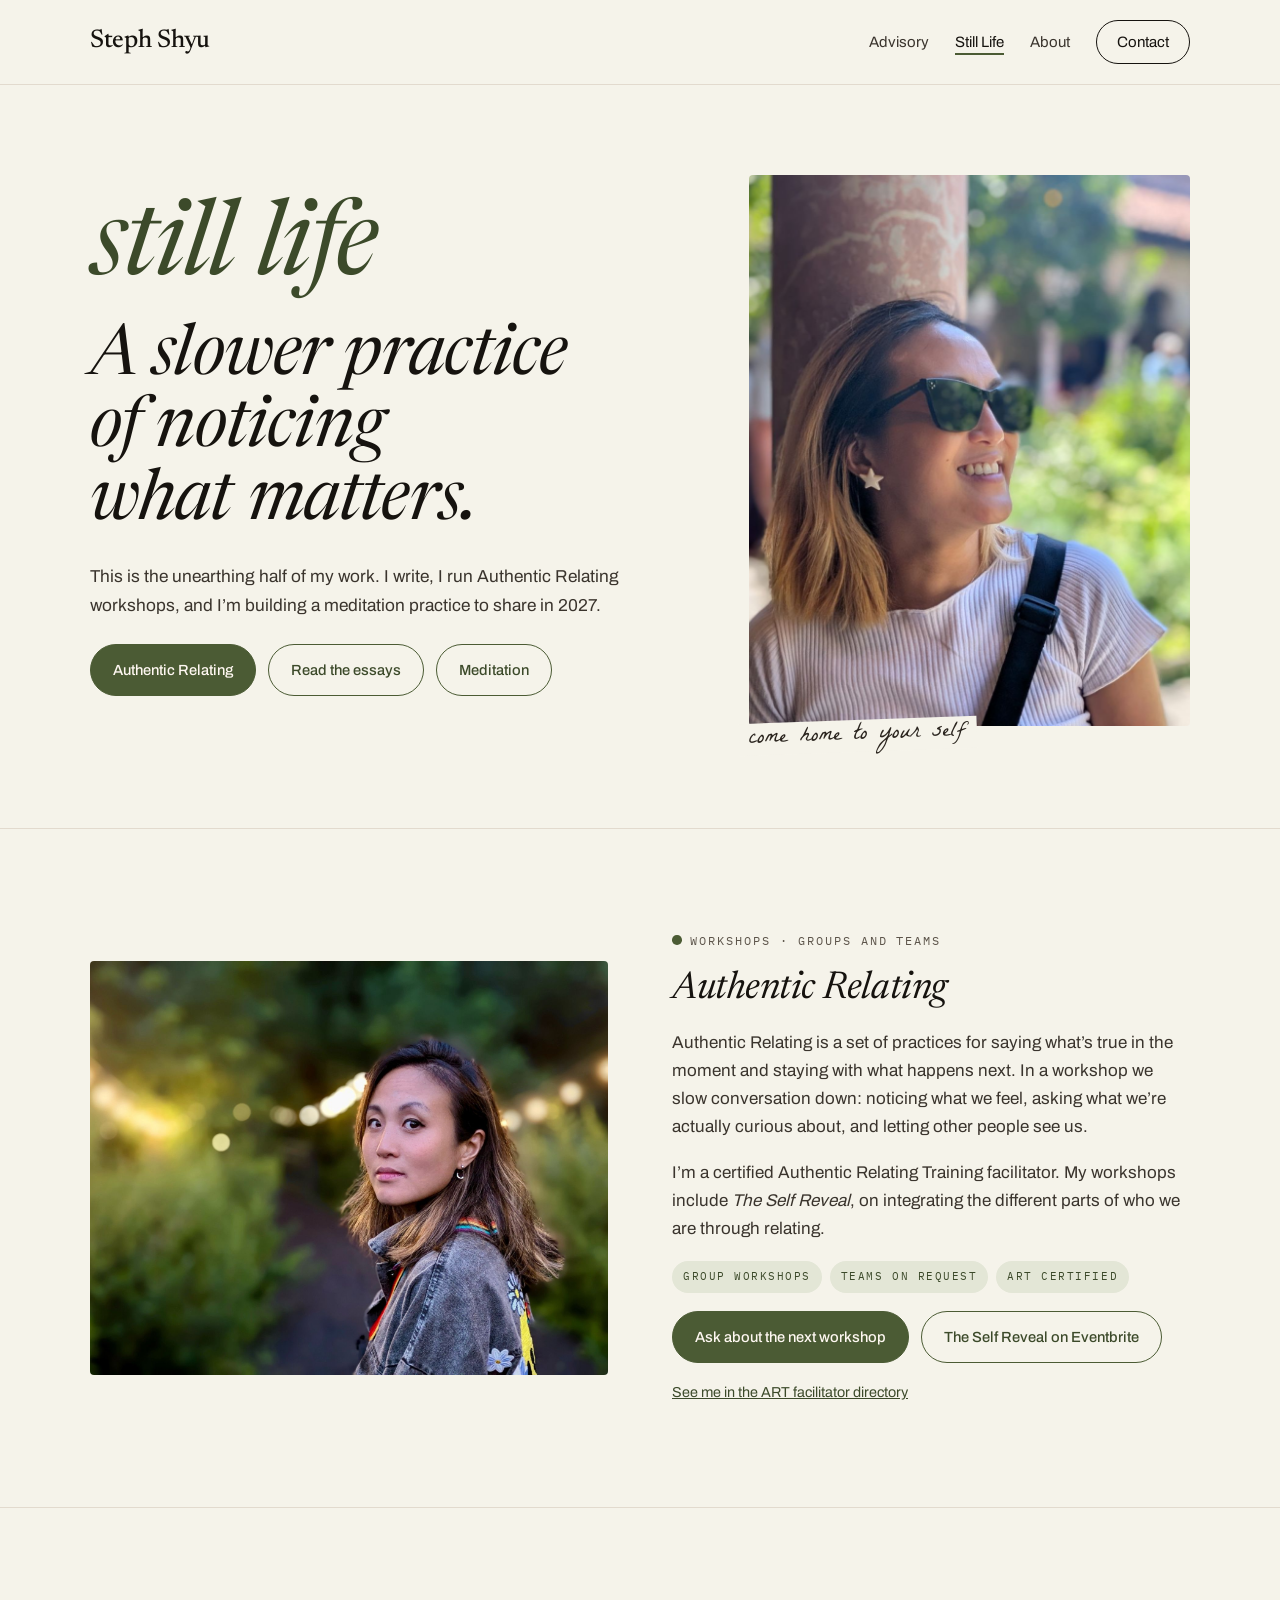
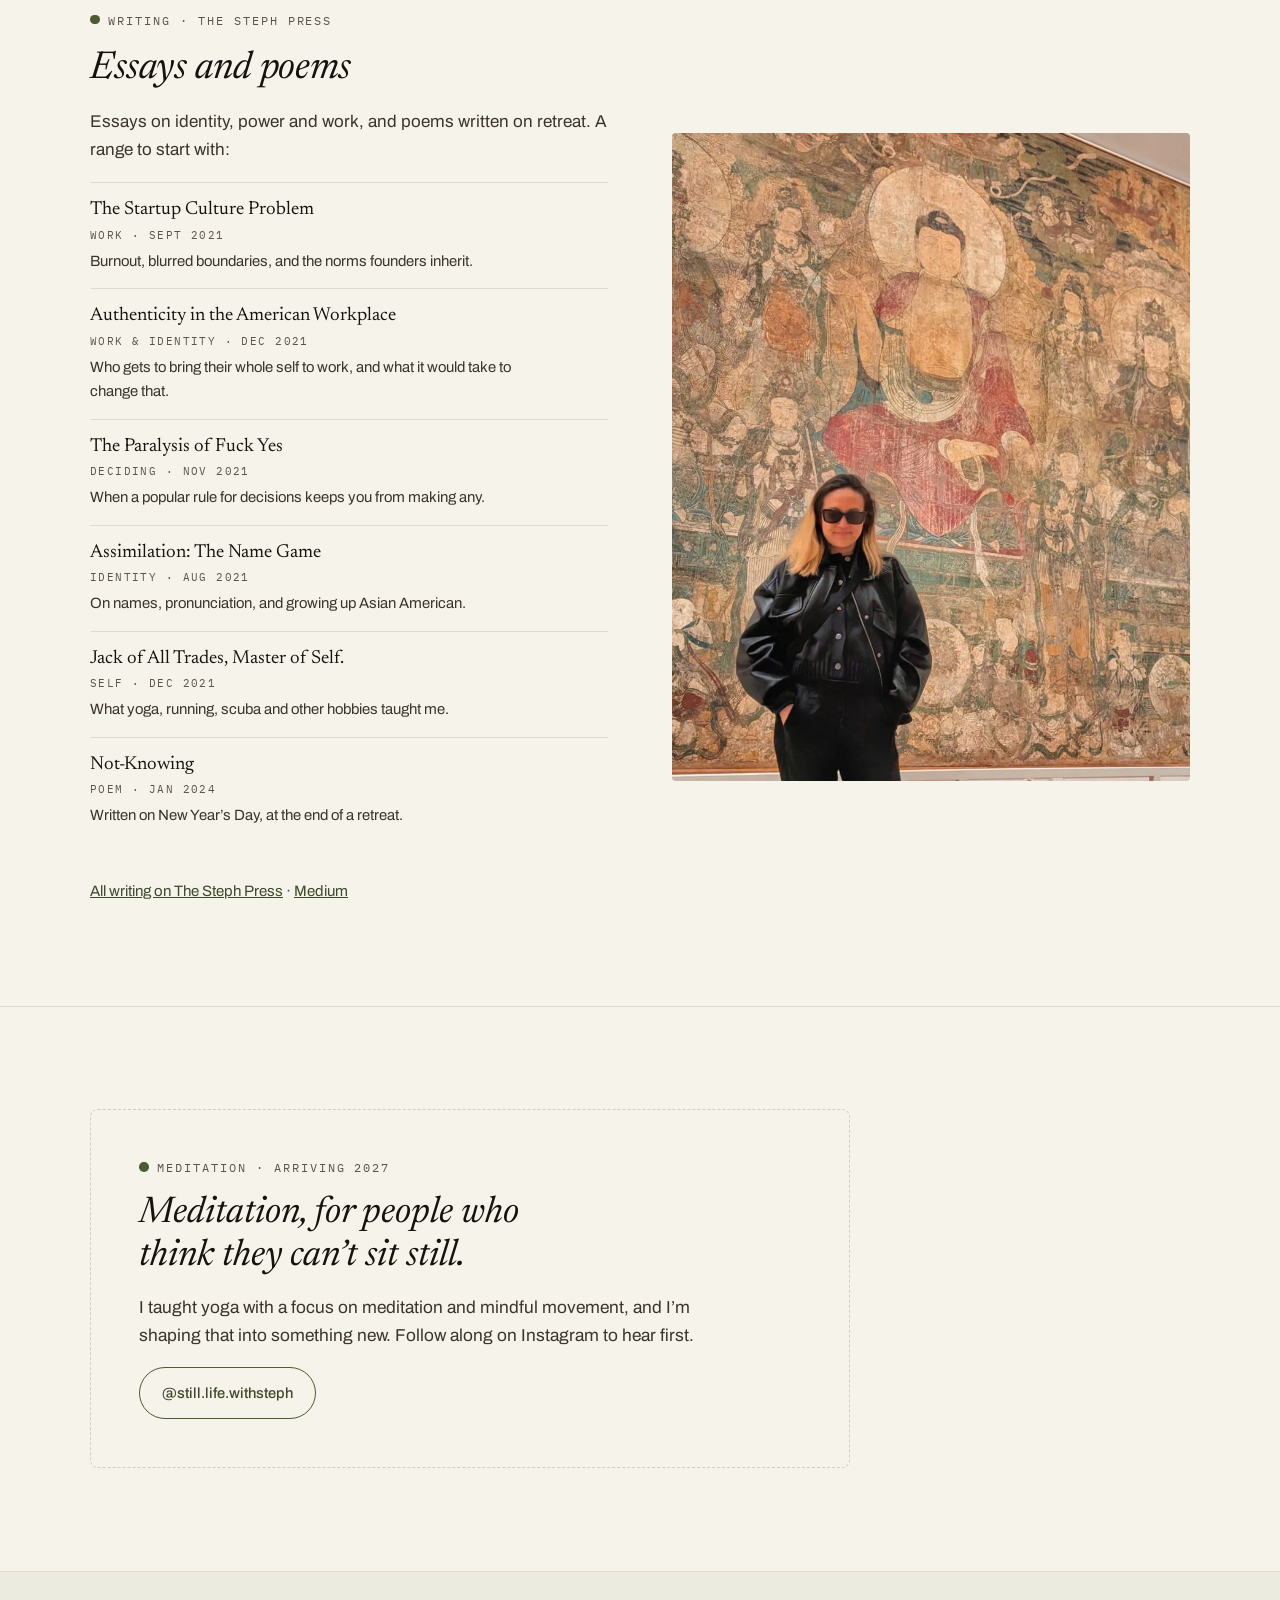
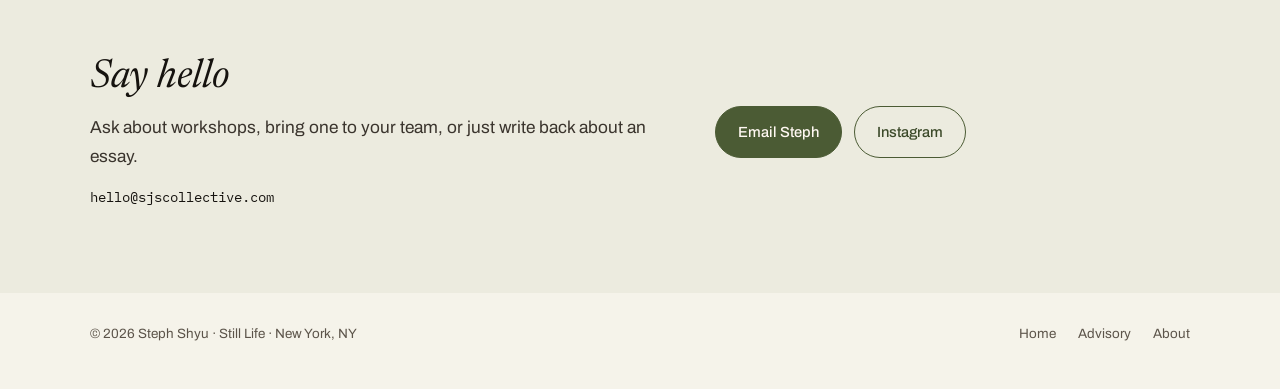
<file: still-life/index.html>
<!doctype html>
<html lang="en">
<head>
<meta charset="utf-8">
<meta name="viewport" content="width=device-width, initial-scale=1, viewport-fit=cover">
<title>Still Life | Steph Shyu</title>
<meta name="description" content="Still Life is Steph Shyu's slower practice: Authentic Relating workshops, essays on identity, power and work, and meditation arriving in 2027.">
<link rel="canonical" href="https://applesandgrits.github.io/sjs-founder-advisory/still-life/">
<link rel="icon" href="../favicon.svg" type="image/svg+xml">
<meta property="og:type" content="website">
<meta property="og:site_name" content="Steph Shyu">
<meta property="og:title" content="Still Life | Steph Shyu">
<meta property="og:description" content="Writing, Authentic Relating and meditation. A slower practice of noticing what matters.">
<meta property="og:url" content="https://applesandgrits.github.io/sjs-founder-advisory/still-life/">
<meta property="og:image" content="https://applesandgrits.github.io/sjs-founder-advisory/og-still-life.png">
<meta property="og:image:width" content="1200">
<meta property="og:image:height" content="630">
<meta name="twitter:card" content="summary_large_image">
<link rel="stylesheet" href="../fonts.css">
<link rel="stylesheet" href="../assets/site.css">
</head>
<body class="t-still">
<a class="skip" href="#main">Skip to content</a>

<header class="site-head">
  <div class="wrap">
    <a class="wordmark" href="../">Steph Shyu</a>
    <nav class="nav" aria-label="Main">
      <a href="../advisory/">Advisory</a>
      <a href="./" aria-current="page">Still Life</a>
      <a href="../about/">About</a>
      <a class="pill" href="#contact">Contact</a>
    </nav>
  </div>
</header>

<main id="main">

  <section class="hero">
    <div class="wrap">
      <div class="copy">
        <span class="lg-mark" aria-hidden="true">still life</span>
        <h1>A slower practice of noticing what matters.</h1>
        <p class="lede">This is the unearthing half of my work. I write, I run Authentic Relating workshops, and I&rsquo;m building a meditation practice to share in 2027.</p>
        <div class="btns">
          <a class="btn solid" href="#relating">Authentic Relating</a>
          <a class="btn line" href="#writing">Read the essays</a>
          <a class="btn line" href="#meditation">Meditation</a>
        </div>
      </div>
      <figure>
        <img src="../photos/steph-cloister.jpg" width="1500" height="1130" alt="Steph smiling in a sunlit cloister garden." style="object-position:38% 45%" fetchpriority="high">
        <figcaption class="hand">come home to your self</figcaption>
      </figure>
    </div>
  </section>

  <section class="sec" id="relating" aria-labelledby="relating-h">
    <div class="wrap">
      <div class="offer still">
        <figure><img src="../photos/steph-garden-evening.jpg" width="1800" height="1355" loading="lazy" alt="Steph at dusk on a garden path under string lights." style="object-position:68% 40%"></figure>
        <div class="copy">
          <span class="label"><span class="dot"></span>Workshops &middot; groups and teams</span>
          <h3 id="relating-h">Authentic Relating</h3>
          <p>Authentic Relating is a set of practices for saying what&rsquo;s true in the moment and staying with what happens next. In a workshop we slow conversation down: noticing what we feel, asking what we&rsquo;re actually curious about, and letting other people see us.</p>
          <p>I&rsquo;m a certified Authentic Relating Training facilitator. My workshops include <em>The Self Reveal</em>, on integrating the different parts of who we are through relating.</p>
          <div class="facts"><span class="fact">Group workshops</span><span class="fact">Teams on request</span><span class="fact">ART certified</span></div>
          <div class="btns">
            <a class="btn solid" href="#contact">Ask about the next workshop</a>
            <a class="btn line" href="https://www.eventbrite.com/e/the-self-reveal-integrating-identity-through-authentic-relating-tickets-744667479477" target="_blank" rel="noopener">The Self Reveal on Eventbrite</a>
          </div>
          <p style="font-size:.9rem"><a href="https://authenticrelating.co/art-certified-facilitators/" target="_blank" rel="noopener">See me in the ART facilitator directory</a></p>
        </div>
      </div>
    </div>
  </section>

  <section class="sec" id="writing" aria-labelledby="writing-h">
    <div class="wrap">
      <div class="offer still flip">
        <figure class="tall"><img src="../photos/steph-mural.jpg" width="844" height="1400" loading="lazy" alt="Steph standing in front of a large painted Buddhist mural in a museum." style="object-position:50% 40%"></figure>
        <div class="copy">
          <span class="label"><span class="dot"></span>Writing &middot; The Steph Press</span>
          <h3 id="writing-h">Essays and poems</h3>
          <p>Essays on identity, power and work, and poems written on retreat. A range to start with:</p>
          <ul class="essays">
            <li><a href="https://stephanieshyu.wordpress.com/2021/09/04/the-startup-culture-problem/" target="_blank" rel="noopener">The Startup Culture Problem</a><span class="m">Work &middot; Sept 2021</span><p>Burnout, blurred boundaries, and the norms founders inherit.</p></li>
            <li><a href="https://stephanieshyu.wordpress.com/2021/12/09/authenticity-in-the-american-workplace/" target="_blank" rel="noopener">Authenticity in the American Workplace</a><span class="m">Work &amp; identity &middot; Dec 2021</span><p>Who gets to bring their whole self to work, and what it would take to change that.</p></li>
            <li><a href="https://stephanieshyu.wordpress.com/2021/11/04/the-paralysis-of-fuck-yes/" target="_blank" rel="noopener">The Paralysis of Fuck Yes</a><span class="m">Deciding &middot; Nov 2021</span><p>When a popular rule for decisions keeps you from making any.</p></li>
            <li><a href="https://stephanieshyu.wordpress.com/2021/08/11/assimilation-the-name-game/" target="_blank" rel="noopener">Assimilation: The Name Game</a><span class="m">Identity &middot; Aug 2021</span><p>On names, pronunciation, and growing up Asian American.</p></li>
            <li><a href="https://stephanieshyu.wordpress.com/2021/12/15/jack-of-all-trades-master-of-self/" target="_blank" rel="noopener">Jack of All Trades, Master of Self.</a><span class="m">Self &middot; Dec 2021</span><p>What yoga, running, scuba and other hobbies taught me.</p></li>
            <li><a href="https://stephanieshyu.wordpress.com/2024/01/01/the-not-knowing/" target="_blank" rel="noopener">Not-Knowing</a><span class="m">Poem &middot; Jan 2024</span><p>Written on New Year&rsquo;s Day, at the end of a retreat.</p></li>
          </ul>
          <p class="more"><a href="https://stephanieshyu.wordpress.com/" target="_blank" rel="noopener">All writing on The Steph Press</a> &middot; <a href="https://medium.com/@sjshyu" target="_blank" rel="noopener">Medium</a></p>
        </div>
      </div>
    </div>
  </section>

  <section class="sec" id="meditation" aria-labelledby="meditation-h">
    <div class="wrap">
      <div class="soon">
        <span class="label"><span class="dot"></span>Meditation &middot; arriving 2027</span>
        <h3 id="meditation-h" style="font-size:clamp(1.7rem,3vw,2.3rem);font-style:italic;font-weight:400;line-height:1.15">Meditation, for people who think they can&rsquo;t sit still.</h3>
        <p class="lede">I taught yoga with a focus on meditation and mindful movement, and I&rsquo;m shaping that into something new. Follow along on Instagram to hear first.</p>
        <div class="btns"><a class="btn line" href="https://www.instagram.com/still.life.withsteph/" target="_blank" rel="noopener">@still.life.withsteph</a></div>
      </div>
    </div>
  </section>

</main>

<section class="contact" id="contact" aria-labelledby="contact-h">
  <div class="wrap">
    <div class="copy">
      <h2 id="contact-h" style="font-style:italic;font-weight:400">Say hello</h2>
      <p class="lede">Ask about workshops, bring one to your team, or just write back about an essay.</p>
      <span class="mail">hello@sjscollective.com</span>
    </div>
    <div class="btns">
      <a class="btn solid" href="mailto:hello@sjscollective.com?subject=Still%20Life">Email Steph</a>
      <a class="btn line" href="https://www.instagram.com/still.life.withsteph/" target="_blank" rel="noopener">Instagram</a>
    </div>
  </div>
</section>

<footer class="site-foot">
  <div class="wrap">
    <span>&copy; 2026 Steph Shyu &middot; Still Life &middot; New York, NY</span>
    <nav aria-label="Footer"><a href="../">Home</a><a href="../advisory/">Advisory</a><a href="../about/">About</a></nav>
  </div>
</footer>
</body>
</html>
</file>
<file: fonts.css>
/* latin-ext */
@font-face {
  font-family: 'Archivo';
  font-style: normal;
  font-weight: 400;
  font-stretch: 100%;
  font-display: swap;
  src: url(fonts/k3kPo8UDI-1M0wlSV9XAw6lQkqWY8Q82sLyTOxK-vA.woff2) format('woff2');
  unicode-range: U+0100-02BA, U+02BD-02C5, U+02C7-02CC, U+02CE-02D7, U+02DD-02FF, U+0304, U+0308, U+0329, U+1D00-1DBF, U+1E00-1E9F, U+1EF2-1EFF, U+2020, U+20A0-20AB, U+20AD-20C0, U+2113, U+2C60-2C7F, U+A720-A7FF;
}

/* latin */
@font-face {
  font-family: 'Archivo';
  font-style: normal;
  font-weight: 400;
  font-stretch: 100%;
  font-display: swap;
  src: url(fonts/k3kPo8UDI-1M0wlSV9XAw6lQkqWY8Q82sLydOxI.woff2) format('woff2');
  unicode-range: U+0000-00FF, U+0131, U+0152-0153, U+02BB-02BC, U+02C6, U+02DA, U+02DC, U+0304, U+0308, U+0329, U+2000-206F, U+20AC, U+2122, U+2191, U+2193, U+2212, U+2215, U+FEFF, U+FFFD;
}

/* latin-ext */
@font-face {
  font-family: 'Archivo';
  font-style: normal;
  font-weight: 500;
  font-stretch: 100%;
  font-display: swap;
  src: url(fonts/k3kPo8UDI-1M0wlSV9XAw6lQkqWY8Q82sLyTOxK-vA.woff2) format('woff2');
  unicode-range: U+0100-02BA, U+02BD-02C5, U+02C7-02CC, U+02CE-02D7, U+02DD-02FF, U+0304, U+0308, U+0329, U+1D00-1DBF, U+1E00-1E9F, U+1EF2-1EFF, U+2020, U+20A0-20AB, U+20AD-20C0, U+2113, U+2C60-2C7F, U+A720-A7FF;
}

/* latin */
@font-face {
  font-family: 'Archivo';
  font-style: normal;
  font-weight: 500;
  font-stretch: 100%;
  font-display: swap;
  src: url(fonts/k3kPo8UDI-1M0wlSV9XAw6lQkqWY8Q82sLydOxI.woff2) format('woff2');
  unicode-range: U+0000-00FF, U+0131, U+0152-0153, U+02BB-02BC, U+02C6, U+02DA, U+02DC, U+0304, U+0308, U+0329, U+2000-206F, U+20AC, U+2122, U+2191, U+2193, U+2212, U+2215, U+FEFF, U+FFFD;
}

/* latin-ext */
@font-face {
  font-family: 'Archivo';
  font-style: normal;
  font-weight: 600;
  font-stretch: 100%;
  font-display: swap;
  src: url(fonts/k3kPo8UDI-1M0wlSV9XAw6lQkqWY8Q82sLyTOxK-vA.woff2) format('woff2');
  unicode-range: U+0100-02BA, U+02BD-02C5, U+02C7-02CC, U+02CE-02D7, U+02DD-02FF, U+0304, U+0308, U+0329, U+1D00-1DBF, U+1E00-1E9F, U+1EF2-1EFF, U+2020, U+20A0-20AB, U+20AD-20C0, U+2113, U+2C60-2C7F, U+A720-A7FF;
}

/* latin */
@font-face {
  font-family: 'Archivo';
  font-style: normal;
  font-weight: 600;
  font-stretch: 100%;
  font-display: swap;
  src: url(fonts/k3kPo8UDI-1M0wlSV9XAw6lQkqWY8Q82sLydOxI.woff2) format('woff2');
  unicode-range: U+0000-00FF, U+0131, U+0152-0153, U+02BB-02BC, U+02C6, U+02DA, U+02DC, U+0304, U+0308, U+0329, U+2000-206F, U+20AC, U+2122, U+2191, U+2193, U+2212, U+2215, U+FEFF, U+FFFD;
}

/* latin-ext */
@font-face {
  font-family: 'IBM Plex Mono';
  font-style: normal;
  font-weight: 400;
  font-display: swap;
  src: url(fonts/-F63fjptAgt5VM-kVkqdyU8n1iEq129k.woff2) format('woff2');
  unicode-range: U+0100-02BA, U+02BD-02C5, U+02C7-02CC, U+02CE-02D7, U+02DD-02FF, U+0304, U+0308, U+0329, U+1D00-1DBF, U+1E00-1E9F, U+1EF2-1EFF, U+2020, U+20A0-20AB, U+20AD-20C0, U+2113, U+2C60-2C7F, U+A720-A7FF;
}

/* latin */
@font-face {
  font-family: 'IBM Plex Mono';
  font-style: normal;
  font-weight: 400;
  font-display: swap;
  src: url(fonts/-F63fjptAgt5VM-kVkqdyU8n1i8q1w.woff2) format('woff2');
  unicode-range: U+0000-00FF, U+0131, U+0152-0153, U+02BB-02BC, U+02C6, U+02DA, U+02DC, U+0304, U+0308, U+0329, U+2000-206F, U+20AC, U+2122, U+2191, U+2193, U+2212, U+2215, U+FEFF, U+FFFD;
}

/* latin-ext */
@font-face {
  font-family: 'IBM Plex Mono';
  font-style: normal;
  font-weight: 500;
  font-display: swap;
  src: url(fonts/-F6qfjptAgt5VM-kVkqdyU8n3twJwl5FgtIU.woff2) format('woff2');
  unicode-range: U+0100-02BA, U+02BD-02C5, U+02C7-02CC, U+02CE-02D7, U+02DD-02FF, U+0304, U+0308, U+0329, U+1D00-1DBF, U+1E00-1E9F, U+1EF2-1EFF, U+2020, U+20A0-20AB, U+20AD-20C0, U+2113, U+2C60-2C7F, U+A720-A7FF;
}

/* latin */
@font-face {
  font-family: 'IBM Plex Mono';
  font-style: normal;
  font-weight: 500;
  font-display: swap;
  src: url(fonts/-F6qfjptAgt5VM-kVkqdyU8n3twJwlBFgg.woff2) format('woff2');
  unicode-range: U+0000-00FF, U+0131, U+0152-0153, U+02BB-02BC, U+02C6, U+02DA, U+02DC, U+0304, U+0308, U+0329, U+2000-206F, U+20AC, U+2122, U+2191, U+2193, U+2212, U+2215, U+FEFF, U+FFFD;
}

/* latin-ext */
@font-face {
  font-family: 'Newsreader';
  font-style: italic;
  font-weight: 400;
  font-display: swap;
  src: url(fonts/cY9CfjOCX1hbuyalUrK439vCgIhCFpY.woff2) format('woff2');
  unicode-range: U+0100-02BA, U+02BD-02C5, U+02C7-02CC, U+02CE-02D7, U+02DD-02FF, U+0304, U+0308, U+0329, U+1D00-1DBF, U+1E00-1E9F, U+1EF2-1EFF, U+2020, U+20A0-20AB, U+20AD-20C0, U+2113, U+2C60-2C7F, U+A720-A7FF;
}

/* latin */
@font-face {
  font-family: 'Newsreader';
  font-style: italic;
  font-weight: 400;
  font-display: swap;
  src: url(fonts/cY9CfjOCX1hbuyalUrK439vCjohC.woff2) format('woff2');
  unicode-range: U+0000-00FF, U+0131, U+0152-0153, U+02BB-02BC, U+02C6, U+02DA, U+02DC, U+0304, U+0308, U+0329, U+2000-206F, U+20AC, U+2122, U+2191, U+2193, U+2212, U+2215, U+FEFF, U+FFFD;
}

/* latin-ext */
@font-face {
  font-family: 'Newsreader';
  font-style: italic;
  font-weight: 500;
  font-display: swap;
  src: url(fonts/cY9CfjOCX1hbuyalUrK439vCgIhCFpY.woff2) format('woff2');
  unicode-range: U+0100-02BA, U+02BD-02C5, U+02C7-02CC, U+02CE-02D7, U+02DD-02FF, U+0304, U+0308, U+0329, U+1D00-1DBF, U+1E00-1E9F, U+1EF2-1EFF, U+2020, U+20A0-20AB, U+20AD-20C0, U+2113, U+2C60-2C7F, U+A720-A7FF;
}

/* latin */
@font-face {
  font-family: 'Newsreader';
  font-style: italic;
  font-weight: 500;
  font-display: swap;
  src: url(fonts/cY9CfjOCX1hbuyalUrK439vCjohC.woff2) format('woff2');
  unicode-range: U+0000-00FF, U+0131, U+0152-0153, U+02BB-02BC, U+02C6, U+02DA, U+02DC, U+0304, U+0308, U+0329, U+2000-206F, U+20AC, U+2122, U+2191, U+2193, U+2212, U+2215, U+FEFF, U+FFFD;
}

/* latin-ext */
@font-face {
  font-family: 'Newsreader';
  font-style: normal;
  font-weight: 400;
  font-display: swap;
  src: url(fonts/cY9AfjOCX1hbuyalUrK439DyjJBG.woff2) format('woff2');
  unicode-range: U+0100-02BA, U+02BD-02C5, U+02C7-02CC, U+02CE-02D7, U+02DD-02FF, U+0304, U+0308, U+0329, U+1D00-1DBF, U+1E00-1E9F, U+1EF2-1EFF, U+2020, U+20A0-20AB, U+20AD-20C0, U+2113, U+2C60-2C7F, U+A720-A7FF;
}

/* latin */
@font-face {
  font-family: 'Newsreader';
  font-style: normal;
  font-weight: 400;
  font-display: swap;
  src: url(fonts/cY9AfjOCX1hbuyalUrK4397yjA.woff2) format('woff2');
  unicode-range: U+0000-00FF, U+0131, U+0152-0153, U+02BB-02BC, U+02C6, U+02DA, U+02DC, U+0304, U+0308, U+0329, U+2000-206F, U+20AC, U+2122, U+2191, U+2193, U+2212, U+2215, U+FEFF, U+FFFD;
}

/* latin-ext */
@font-face {
  font-family: 'Newsreader';
  font-style: normal;
  font-weight: 500;
  font-display: swap;
  src: url(fonts/cY9AfjOCX1hbuyalUrK439DyjJBG.woff2) format('woff2');
  unicode-range: U+0100-02BA, U+02BD-02C5, U+02C7-02CC, U+02CE-02D7, U+02DD-02FF, U+0304, U+0308, U+0329, U+1D00-1DBF, U+1E00-1E9F, U+1EF2-1EFF, U+2020, U+20A0-20AB, U+20AD-20C0, U+2113, U+2C60-2C7F, U+A720-A7FF;
}

/* latin */
@font-face {
  font-family: 'Newsreader';
  font-style: normal;
  font-weight: 500;
  font-display: swap;
  src: url(fonts/cY9AfjOCX1hbuyalUrK4397yjA.woff2) format('woff2');
  unicode-range: U+0000-00FF, U+0131, U+0152-0153, U+02BB-02BC, U+02C6, U+02DA, U+02DC, U+0304, U+0308, U+0329, U+2000-206F, U+20AC, U+2122, U+2191, U+2193, U+2212, U+2215, U+FEFF, U+FFFD;
}

/* latin-ext */
@font-face {
  font-family: 'Newsreader';
  font-style: normal;
  font-weight: 600;
  font-display: swap;
  src: url(fonts/cY9AfjOCX1hbuyalUrK439DyjJBG.woff2) format('woff2');
  unicode-range: U+0100-02BA, U+02BD-02C5, U+02C7-02CC, U+02CE-02D7, U+02DD-02FF, U+0304, U+0308, U+0329, U+1D00-1DBF, U+1E00-1E9F, U+1EF2-1EFF, U+2020, U+20A0-20AB, U+20AD-20C0, U+2113, U+2C60-2C7F, U+A720-A7FF;
}

/* latin */
@font-face {
  font-family: 'Newsreader';
  font-style: normal;
  font-weight: 600;
  font-display: swap;
  src: url(fonts/cY9AfjOCX1hbuyalUrK4397yjA.woff2) format('woff2');
  unicode-range: U+0000-00FF, U+0131, U+0152-0153, U+02BB-02BC, U+02C6, U+02DA, U+02DC, U+0304, U+0308, U+0329, U+2000-206F, U+20AC, U+2122, U+2191, U+2193, U+2212, U+2215, U+FEFF, U+FFFD;
}

/* latin */
@font-face {
  font-family: 'La Belle Aurore';
  font-style: normal;
  font-weight: 400;
  font-display: swap;
  src: url(fonts/la-belle-aurore-latin.woff2) format('woff2');
  unicode-range: U+0000-00FF, U+0131, U+0152-0153, U+02BB-02BC, U+02C6, U+02DA, U+02DC, U+0304, U+0308, U+0329, U+2000-206F, U+20AC, U+2122, U+2191, U+2193, U+2212, U+2215, U+FEFF, U+FFFD;
}
</file>
<file: assets/site.css>
/* Steph Shyu — shared design system
   One base (paper, ink, four typefaces), three themes:
   .t-hub (ink only), .t-advisory (plum), .t-still (moss).
   Pages set the theme with a class on <body>. Single light theme by design. */

:root{
  color-scheme: light;
  /* shared base */
  --paper:#F7F3ED; --sand:#EDE6DB; --sand-2:#EAE3D7; --rule:#E2DACE; --rule-2:#D6CCBE;
  --ink:#16130F; --ink-2:#3A342D; --muted:#5C544A; --note:#2A241E; --card:#FFFDF9;
  /* Advisory: plum */
  --plum:#74325C; --plum-text:#5F2849; --plum-tint:#EEDFE7;
  /* Still Life: moss */
  --moss:#4B5B34; --moss-text:#3C4A2A; --moss-tint:#E3E6D6; --moss-paper:#F5F3EA;
  /* type */
  --display:"Newsreader",Georgia,serif;
  --body:"Archivo","Helvetica Neue",Arial,sans-serif;
  --mono:"IBM Plex Mono",ui-monospace,Menlo,monospace;
  --hand:"La Belle Aurore",ui-rounded,cursive;
  /* theme slots (hub defaults) */
  --accent:var(--ink); --accent-text:var(--ink); --accent-tint:var(--sand); --page:var(--paper);
  --gutter:clamp(18px,4vw,40px);
}
.t-advisory{--accent:var(--plum); --accent-text:var(--plum-text); --accent-tint:var(--plum-tint)}
.t-still{--accent:var(--moss); --accent-text:var(--moss-text); --accent-tint:var(--moss-tint); --page:var(--moss-paper)}

*{box-sizing:border-box}
html{-webkit-text-size-adjust:100%}
body{margin:0;background:var(--page);color:var(--ink);font-family:var(--body);font-size:17px;line-height:1.65;-webkit-font-smoothing:antialiased}
img{max-width:100%;height:auto;display:block}
h1,h2,h3,h4{font-family:var(--display);font-weight:500;margin:0;text-wrap:balance}
p{margin:0}
a{color:var(--accent-text)}
a:focus-visible,button:focus-visible{outline:2px solid var(--ink);outline-offset:3px;border-radius:2px}
.skip{position:absolute;left:-9999px;top:8px;background:var(--ink);color:var(--paper);padding:8px 14px;z-index:50}
.skip:focus{left:12px}

.wrap{width:100%;max-width:1180px;margin-inline:auto;padding-left:max(var(--gutter),env(safe-area-inset-left,0px));padding-right:max(var(--gutter),env(safe-area-inset-right,0px))}
.label{font-family:var(--mono);font-size:.72rem;letter-spacing:.17em;text-transform:uppercase;color:var(--muted);font-weight:400}
.hand{font-family:var(--hand);color:var(--note);font-size-adjust:ex-height .46;font-size:1.15rem;line-height:1.5}
.lede{font-size:1.08rem;color:var(--ink-2);max-width:58ch}
.dot{display:inline-block;width:.6rem;height:.6rem;border-radius:50%;margin-right:.55rem;vertical-align:.04em;background:var(--accent)}
.dot.plum{background:var(--plum)} .dot.moss{background:var(--moss)}

/* ---------- header ---------- */
.site-head{position:sticky;top:0;z-index:20;background:var(--page);border-bottom:1px solid var(--rule)}
.site-head .wrap{display:flex;align-items:center;justify-content:space-between;gap:14px 28px;min-height:84px;flex-wrap:wrap;padding-block:12px}
.wordmark{font-family:var(--display);font-size:1.6rem;font-weight:500;letter-spacing:-.012em;color:var(--ink);text-decoration:none;line-height:1}
.nav{display:flex;align-items:center;gap:6px 26px;flex-wrap:wrap}
.nav a{font-size:.94rem;color:var(--ink-2);text-decoration:none;padding:4px 0}
.nav a:hover{color:var(--ink);text-decoration:underline;text-underline-offset:5px}
.nav a[aria-current="page"]{color:var(--ink);text-decoration:underline;text-decoration-color:var(--accent);text-decoration-thickness:2px;text-underline-offset:6px}
.nav .pill{border:1px solid var(--ink);border-radius:999px;padding:9px 20px;color:var(--ink)}
.nav .pill:hover{background:var(--ink);color:var(--paper);text-decoration:none}

/* ---------- buttons ---------- */
.btns{display:flex;flex-wrap:wrap;gap:12px}
.btn{display:inline-flex;align-items:center;gap:10px;font-size:.92rem;font-weight:600;padding:13px 22px;border-radius:4px;text-decoration:none;border:1px solid transparent;white-space:nowrap;transition:background-color .15s ease,color .15s ease}
.btn.solid{background:var(--accent);color:#FFF8F2;border-color:var(--accent)}
.btn.solid:hover{background:var(--accent-text)}
.btn.line{border-color:var(--accent);color:var(--accent-text)}
.btn.line:hover{background:var(--accent-tint)}
.t-still .btn{border-radius:999px;font-weight:500}
.btn.plum{border-color:var(--plum);color:var(--plum-text)} .btn.plum:hover{background:var(--plum-tint)}
.btn.moss{border-color:var(--moss);color:var(--moss-text);border-radius:999px} .btn.moss:hover{background:var(--moss-tint)}
.btn.ink{border-color:var(--ink);color:var(--ink)} .btn.ink:hover{background:var(--sand)}
.btn small{font-family:var(--mono);font-weight:400;font-size:.64rem;letter-spacing:.14em;text-transform:uppercase;color:var(--muted)}

/* ---------- sections ---------- */
.sec{padding-block:clamp(60px,8vw,108px);border-top:1px solid var(--rule)}
.sec-head{display:grid;gap:14px;margin-bottom:clamp(28px,4vw,44px)}
.sec-head h2{font-size:clamp(1.9rem,3.6vw,2.8rem);line-height:1.12;letter-spacing:-.014em}
.t-still .sec-head h2{font-style:italic;font-weight:400}

/* hero */
.hero{padding-block:clamp(48px,7vw,96px) clamp(56px,8vw,104px)}
.hero .wrap{display:grid;grid-template-columns:minmax(0,1.35fr) minmax(0,1fr);gap:clamp(32px,5vw,72px);align-items:center}
.hero .copy{display:grid;gap:24px;min-width:0}
.hero h1{font-size:clamp(2.5rem,5.6vw,4.4rem);line-height:1.03;letter-spacing:-.024em}
.hero h1 .u{font-style:italic;font-weight:400;color:var(--moss)}
.hero h1 .b{color:var(--plum)}
.t-still .hero h1{font-style:italic;font-weight:400;letter-spacing:-.012em}
.hero figure{margin:0;position:relative;min-width:0}
.hero figure img{width:100%;aspect-ratio:4/5;object-fit:cover;border-radius:4px}
.hero figure .hand{position:absolute;left:-10px;bottom:-26px;background:var(--page);padding:2px 10px;transform:rotate(-2deg)}

.lg-mark{font-family:var(--display);font-style:italic;font-weight:400;font-size:clamp(3.2rem,9vw,6.5rem);line-height:.9;letter-spacing:-.02em;color:var(--moss-text)}

/* offering blocks: photo + text, alternating */
.offer{display:grid;grid-template-columns:minmax(0,1fr) minmax(0,1fr);gap:clamp(28px,5vw,80px);align-items:center}
.offer+.offer{margin-top:clamp(56px,8vw,104px)}
.offer.flip figure{order:2}
.offer figure{margin:0;min-width:0}
.offer figure img{width:100%;aspect-ratio:5/4;object-fit:cover;border-radius:4px}
.offer figure.tall img{aspect-ratio:4/5}
.offer .copy{display:grid;gap:18px;align-content:start;min-width:0}
.offer h3{font-size:clamp(1.7rem,3vw,2.4rem);line-height:1.1;letter-spacing:-.012em}
.t-still .offer h3,.offer.still h3{font-style:italic;font-weight:400}
.offer p{color:var(--ink-2);max-width:52ch}
.facts{display:flex;flex-wrap:wrap;gap:8px}
.fact{font-family:var(--mono);font-size:.68rem;letter-spacing:.14em;text-transform:uppercase;padding:6px 10px;border-radius:4px;border:1px solid var(--rule-2);color:var(--ink-2);background:var(--card)}
.offer.advisory .fact{border-color:var(--plum);color:var(--plum-text);background:var(--plum-tint)}
.offer.still .fact,.t-still .fact{border-color:transparent;color:var(--moss-text);background:var(--moss-tint);border-radius:999px}

/* doors (hub) */
.doors{display:grid;grid-template-columns:repeat(2,minmax(0,1fr));border:1px solid var(--rule);border-radius:6px;overflow:hidden}
.door{display:grid;grid-template-rows:auto 1fr;text-decoration:none;color:var(--ink);min-width:0;background:var(--card)}
.door+.door{border-left:1px solid var(--rule)}
.door.still{background:var(--moss-paper)}
.door img{width:100%;aspect-ratio:16/10;object-fit:cover}
.door .in{display:grid;gap:12px;padding:28px clamp(20px,3vw,36px) 32px;align-content:start}
.door h3{font-size:1.7rem;line-height:1.1}
.door.still h3{font-style:italic;font-weight:400;color:var(--moss-text)}
.door p{color:var(--ink-2);font-size:.97rem}
.door .go{font-family:var(--mono);font-size:.74rem;letter-spacing:.14em;text-transform:uppercase;margin-top:4px}
.door.adv .go{color:var(--plum-text)} .door.still .go{color:var(--moss-text)}
.door:hover h3{text-decoration:underline;text-underline-offset:5px;text-decoration-thickness:1px}

/* lists */
.split{display:grid;grid-template-columns:repeat(2,minmax(0,1fr));gap:clamp(32px,5vw,72px)}
.split>div{display:grid;gap:4px;align-content:start;min-width:0}
.venture{display:grid;grid-template-columns:132px minmax(0,1fr);gap:18px;align-items:center;padding:18px 0;border-top:1px solid var(--rule)}
.venture img{max-height:34px;width:auto;max-width:100%;object-fit:contain;opacity:.88}
.venture b{display:block;font-weight:600}
.venture span{font-size:.92rem;color:var(--ink-2)}
.essays{list-style:none;margin:0;padding:0}
.essays li{padding:15px 0;border-top:1px solid var(--rule);display:grid;gap:4px}
.essays a{font-family:var(--display);font-size:1.18rem;line-height:1.3;color:var(--ink);text-decoration:none}
.essays a:hover{text-decoration:underline;text-underline-offset:4px;text-decoration-color:var(--moss)}
.essays .m{font-family:var(--mono);font-size:.68rem;letter-spacing:.13em;text-transform:uppercase;color:var(--muted)}
.essays p{font-size:.93rem;color:var(--ink-2)}
.more{margin-top:18px;font-size:.94rem}

/* timeline (about) */
.roles{display:grid}
.role{display:grid;grid-template-columns:minmax(0,1fr) auto;gap:4px 20px;padding:20px 0;border-top:1px solid var(--rule)}
.role h3{font-size:1.25rem;line-height:1.25}
.role .when{font-family:var(--mono);font-size:.72rem;letter-spacing:.12em;color:var(--muted);white-space:nowrap;padding-top:4px;font-variant-numeric:tabular-nums}
.role .org{grid-column:1/-1;font-weight:600;font-size:.95rem}
.role p{grid-column:1/-1;color:var(--ink-2);font-size:.95rem;max-width:62ch}
.role .tag{display:inline-block;margin-left:8px;vertical-align:.1em}

.prose{display:grid;gap:18px;max-width:62ch}
.prose p{color:var(--ink-2)}

/* soon */
.soon{display:grid;gap:16px;padding:clamp(28px,4vw,48px);border:1px dashed var(--rule-2);border-radius:8px;max-width:760px}

/* contact */
.contact{background:var(--sand);border-top:1px solid var(--rule)}
.t-still .contact{background:#ECEBDF}
.contact .wrap{padding-block:clamp(52px,7vw,84px);display:grid;grid-template-columns:minmax(0,1.2fr) minmax(0,1fr);gap:28px 56px;align-items:center}
.contact h2{font-size:clamp(1.8rem,3.4vw,2.5rem);line-height:1.12}
.contact .copy{display:grid;gap:14px}
.contact .mail{font-family:var(--mono);font-size:.9rem;color:var(--ink);user-select:all;word-break:break-all}

/* footer */
.site-foot .wrap{padding-block:30px 44px;display:flex;flex-wrap:wrap;justify-content:space-between;gap:10px 28px;font-size:.84rem;color:var(--muted)}
.site-foot nav{display:flex;flex-wrap:wrap;gap:6px 22px}
.site-foot a{color:var(--muted);text-decoration:none}
.site-foot a:hover{color:var(--ink);text-decoration:underline}

/* family bar: slim link back to the hub, used on Advisory */
.family-bar{background:var(--ink);color:#EDE6DB;font-size:.8rem}
.family-bar .wrap{display:flex;justify-content:space-between;align-items:center;gap:6px 20px;flex-wrap:wrap;min-height:38px;padding-block:6px}
.family-bar a{color:#EDE6DB;text-decoration:none}
.family-bar a:hover{color:#fff;text-decoration:underline}
.family-bar .fam{font-family:var(--display);font-size:1rem}
.family-bar nav{display:flex;gap:4px 18px;flex-wrap:wrap}

@media (max-width:820px){
  .hero .wrap,.offer,.split,.contact .wrap{grid-template-columns:1fr}
  .offer.flip figure{order:0}
  .hero figure{max-width:440px}
  .doors{grid-template-columns:1fr}
  .door+.door{border-left:0;border-top:1px solid var(--rule)}
}
@media (max-width:480px){
  .site-head .wrap{min-height:0}
  .nav{gap:4px 18px}
  .venture{grid-template-columns:96px minmax(0,1fr)}
  .btn{white-space:normal}
}
@media (prefers-reduced-motion:reduce){*{transition:none!important;scroll-behavior:auto!important}}
</file>
